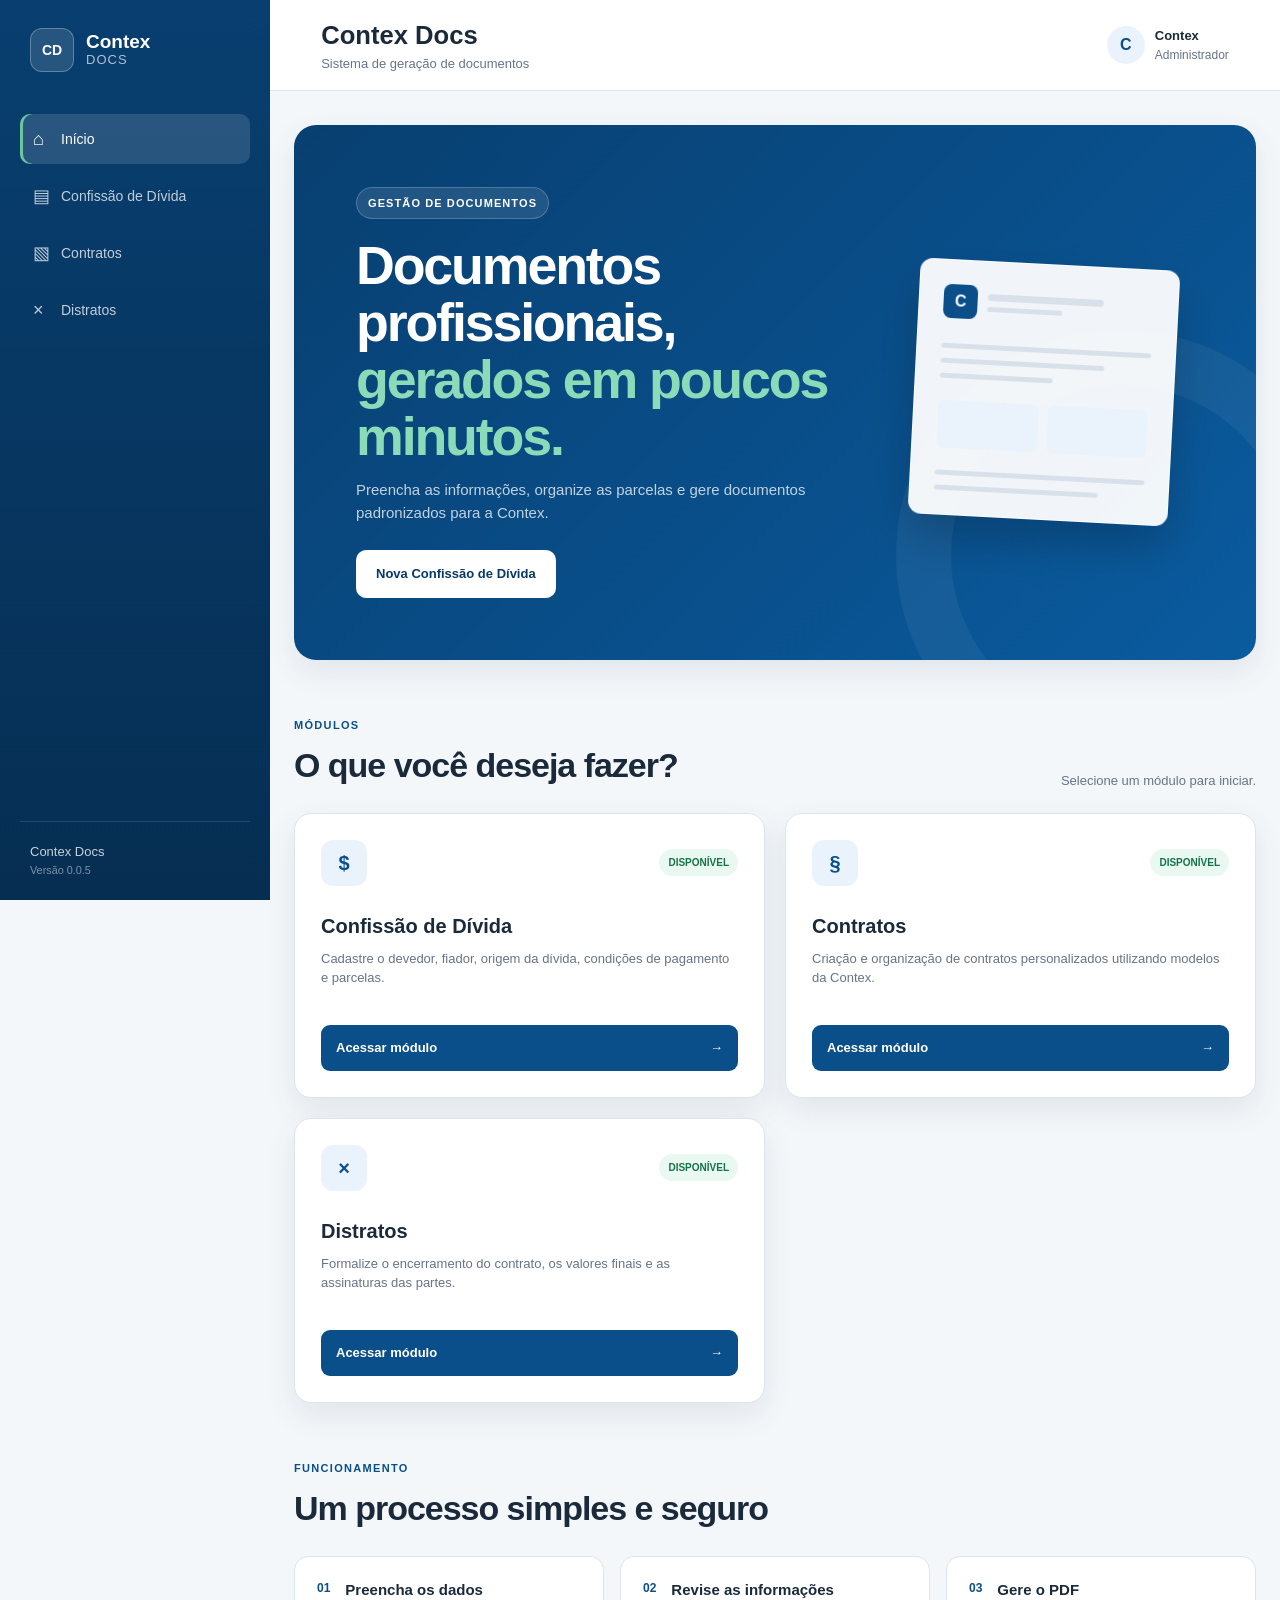
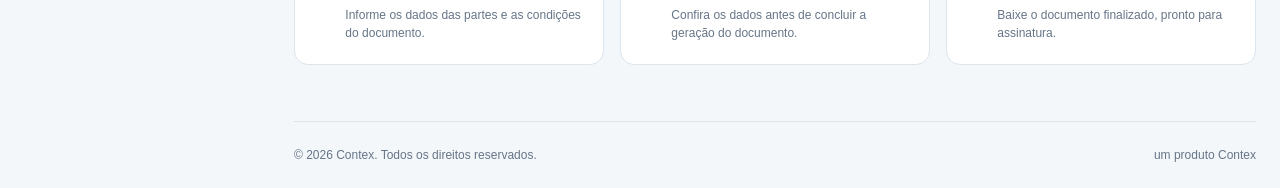
<file: index.html>
<!DOCTYPE html>
<html lang="pt-BR">

<head>
    <meta charset="UTF-8">

    <meta
        name="viewport"
        content="width=device-width, initial-scale=1.0"
    >

    <meta
        name="description"
        content="Contex Docs — Sistema de geração e gestão de documentos."
    >

    <title>Contex Docs</title>

    <link rel="stylesheet" href="css/style.css">
</head>

<body>

    <div class="app-container">

        <!-- Menu lateral -->
        <aside class="sidebar">

            <div class="sidebar-brand">

                <div class="brand-icon">
                    CD
                </div>

                <div class="brand-text">
                    <strong>Contex</strong>
                    <span>Docs</span>
                </div>

            </div>

            <nav class="sidebar-menu" aria-label="Menu principal">

                <a href="index.html" class="menu-item active">
                    <span class="menu-icon">⌂</span>
                    <span>Início</span>
                </a>

                <a href="pages/confissao.html" class="menu-item">
                    <span class="menu-icon">▤</span>
                    <span>Confissão de Dívida</span>
                </a>

                <a href="pages/contratos.html" class="menu-item">
                    <span class="menu-icon">▧</span>
                    <span>Contratos</span>
                </a>

                <a href="pages/distrato.html" class="menu-item">
                    <span class="menu-icon">×</span>
                    <span>Distratos</span>
                </a>

            </nav>

            <div class="sidebar-footer">
                <span>Contex Docs</span>
                <small>Versão 0.0.5</small>
            </div>

        </aside>

        <!-- Área principal -->
        <div class="main-wrapper">

            <!-- Cabeçalho -->
            <header class="topbar">

                <div class="topbar-title">
                    <h1>Contex Docs</h1>
                    <p>Sistema de geração de documentos</p>
                </div>

                <div class="topbar-user">

                    <div class="user-avatar">
                        C
                    </div>

                    <div class="user-info">
                        <strong>Contex</strong>
                        <span>Administrador</span>
                    </div>

                </div>

            </header>

            <!-- Conteúdo -->
            <main class="main-content">

                <!-- Apresentação -->
                <section class="hero-section">

                    <div class="hero-content">

                        <span class="hero-tag">
                            Gestão de documentos
                        </span>

                        <h2>
                            Documentos profissionais,
                            <span>gerados em poucos minutos.</span>
                        </h2>

                        <p>
                            Preencha as informações, organize as parcelas e
                            gere documentos padronizados para a Contex.
                        </p>

                        <button
                            type="button"
                            class="primary-button"
                            id="btnNovaConfissao"
                        >
                            Nova Confissão de Dívida
                        </button>

                    </div>

                    <div class="hero-visual" aria-hidden="true">

                        <div class="document-preview">

                            <div class="preview-header">
                                <div class="preview-logo">C</div>

                                <div class="preview-title">
                                    <span></span>
                                    <small></small>
                                </div>
                            </div>

                            <div class="preview-line long"></div>
                            <div class="preview-line medium"></div>
                            <div class="preview-line short"></div>

                            <div class="preview-boxes">
                                <div></div>
                                <div></div>
                            </div>

                            <div class="preview-line long"></div>
                            <div class="preview-line medium"></div>

                        </div>

                    </div>

                </section>

                <!-- Módulos -->
                <section class="modules-section">

                    <div class="section-heading">

                        <div>
                            <span class="section-label">Módulos</span>
                            <h2>O que você deseja fazer?</h2>
                        </div>

                        <p>
                            Selecione um módulo para iniciar.
                        </p>

                    </div>

                    <div class="modules-grid">

                        <!-- Confissão de Dívida -->
                        <article class="module-card available">

                            <div class="module-card-header">

                                <div class="module-icon">
                                    $
                                </div>

                                <span class="status-badge status-active">
                                    Disponível
                                </span>

                            </div>

                            <div class="module-card-content">

                                <h3>Confissão de Dívida</h3>

                                <p>
                                    Cadastre o devedor, fiador, origem da dívida,
                                    condições de pagamento e parcelas.
                                </p>

                            </div>

                            <button
                                type="button"
                                class="module-button"
                                id="btnConfissao"
                            >
                                Acessar módulo
                                <span>→</span>
                            </button>

                        </article>

                        <!-- Contratos -->
                        <article class="module-card available">

                            <div class="module-card-header">

                                <div class="module-icon">
                                    §
                                </div>

                                <span class="status-badge status-active">
                                    Disponível
                                </span>

                            </div>

                            <div class="module-card-content">

                                <h3>Contratos</h3>

                                <p>
                                    Criação e organização de contratos
                                    personalizados utilizando modelos da Contex.
                                </p>

                            </div>

                            <button
                                type="button"
                                class="module-button"
                                id="btnContratos"
                            >
                                Acessar módulo
                                <span>→</span>
                            </button>

                        </article>

                        <!-- Distratos -->
                        <article class="module-card available">
                            <div class="module-card-header">
                                <div class="module-icon">×</div>
                                <span class="status-badge status-active">Disponível</span>
                            </div>

                            <div class="module-card-content">
                                <h3>Distratos</h3>
                                <p>
                                    Formalize o encerramento do contrato, os valores finais
                                    e as assinaturas das partes.
                                </p>
                            </div>

                            <button type="button" class="module-button" id="btnDistratos">
                                Acessar módulo
                                <span>→</span>
                            </button>
                        </article>

                    </div>

                </section>

                <!-- Etapas do processo -->
                <section class="process-section">

                    <div class="section-heading">

                        <div>
                            <span class="section-label">Funcionamento</span>
                            <h2>Um processo simples e seguro</h2>
                        </div>

                    </div>

                    <div class="process-grid">

                        <article class="process-card">

                            <span class="process-number">01</span>

                            <div>
                                <h3>Preencha os dados</h3>
                                <p>
                                    Informe os dados das partes e as condições
                                    do documento.
                                </p>
                            </div>

                        </article>

                        <article class="process-card">

                            <span class="process-number">02</span>

                            <div>
                                <h3>Revise as informações</h3>
                                <p>
                                    Confira os dados antes de concluir a
                                    geração do documento.
                                </p>
                            </div>

                        </article>

                        <article class="process-card">

                            <span class="process-number">03</span>

                            <div>
                                <h3>Gere o PDF</h3>
                                <p>
                                    Baixe o documento finalizado, pronto para
                                    assinatura.
                                </p>
                            </div>

                        </article>

                    </div>

                </section>

            </main>

            <!-- Rodapé -->
            <footer class="footer">
                <p>
                    © 2026 Contex. Todos os direitos reservados.
                </p>

                <span>
                    um produto Contex
                </span>
            </footer>

        </div>

    </div>

    <script src="js/app.js"></script>

</body>

</html>
</file>
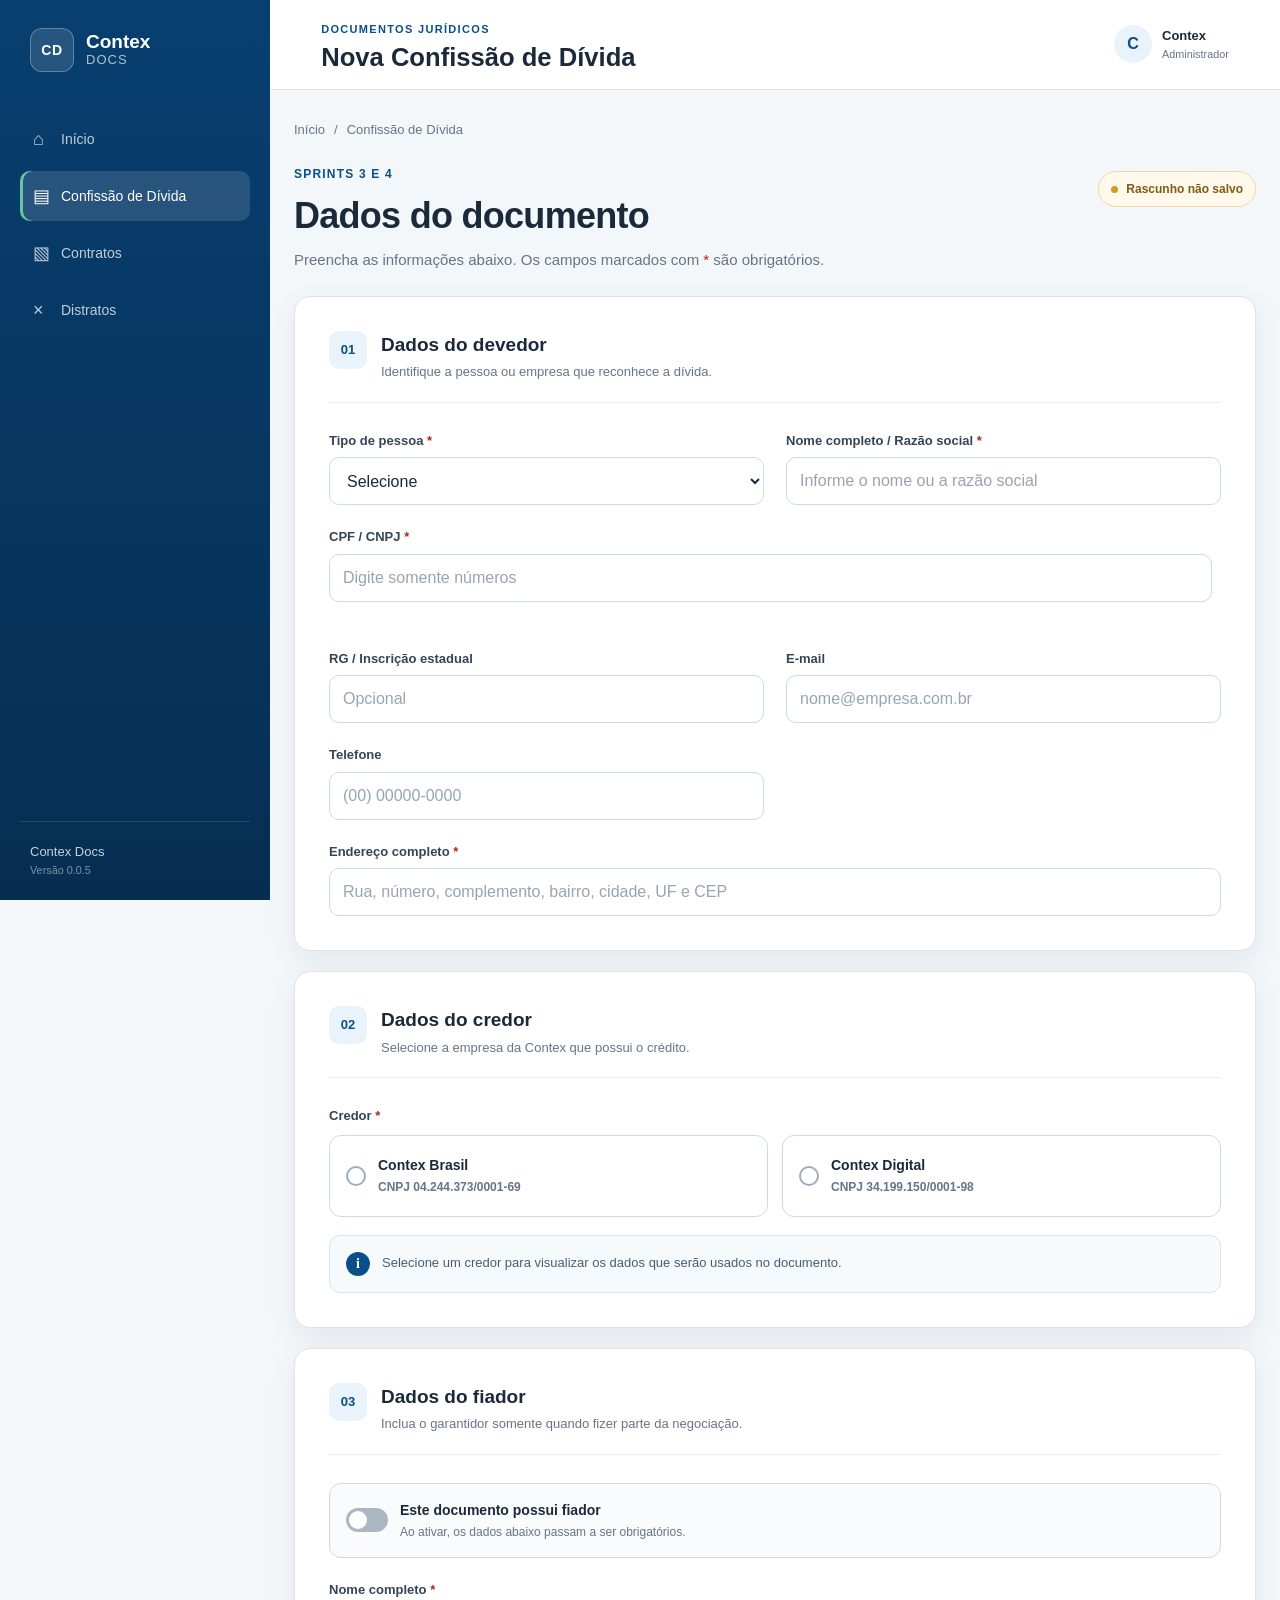
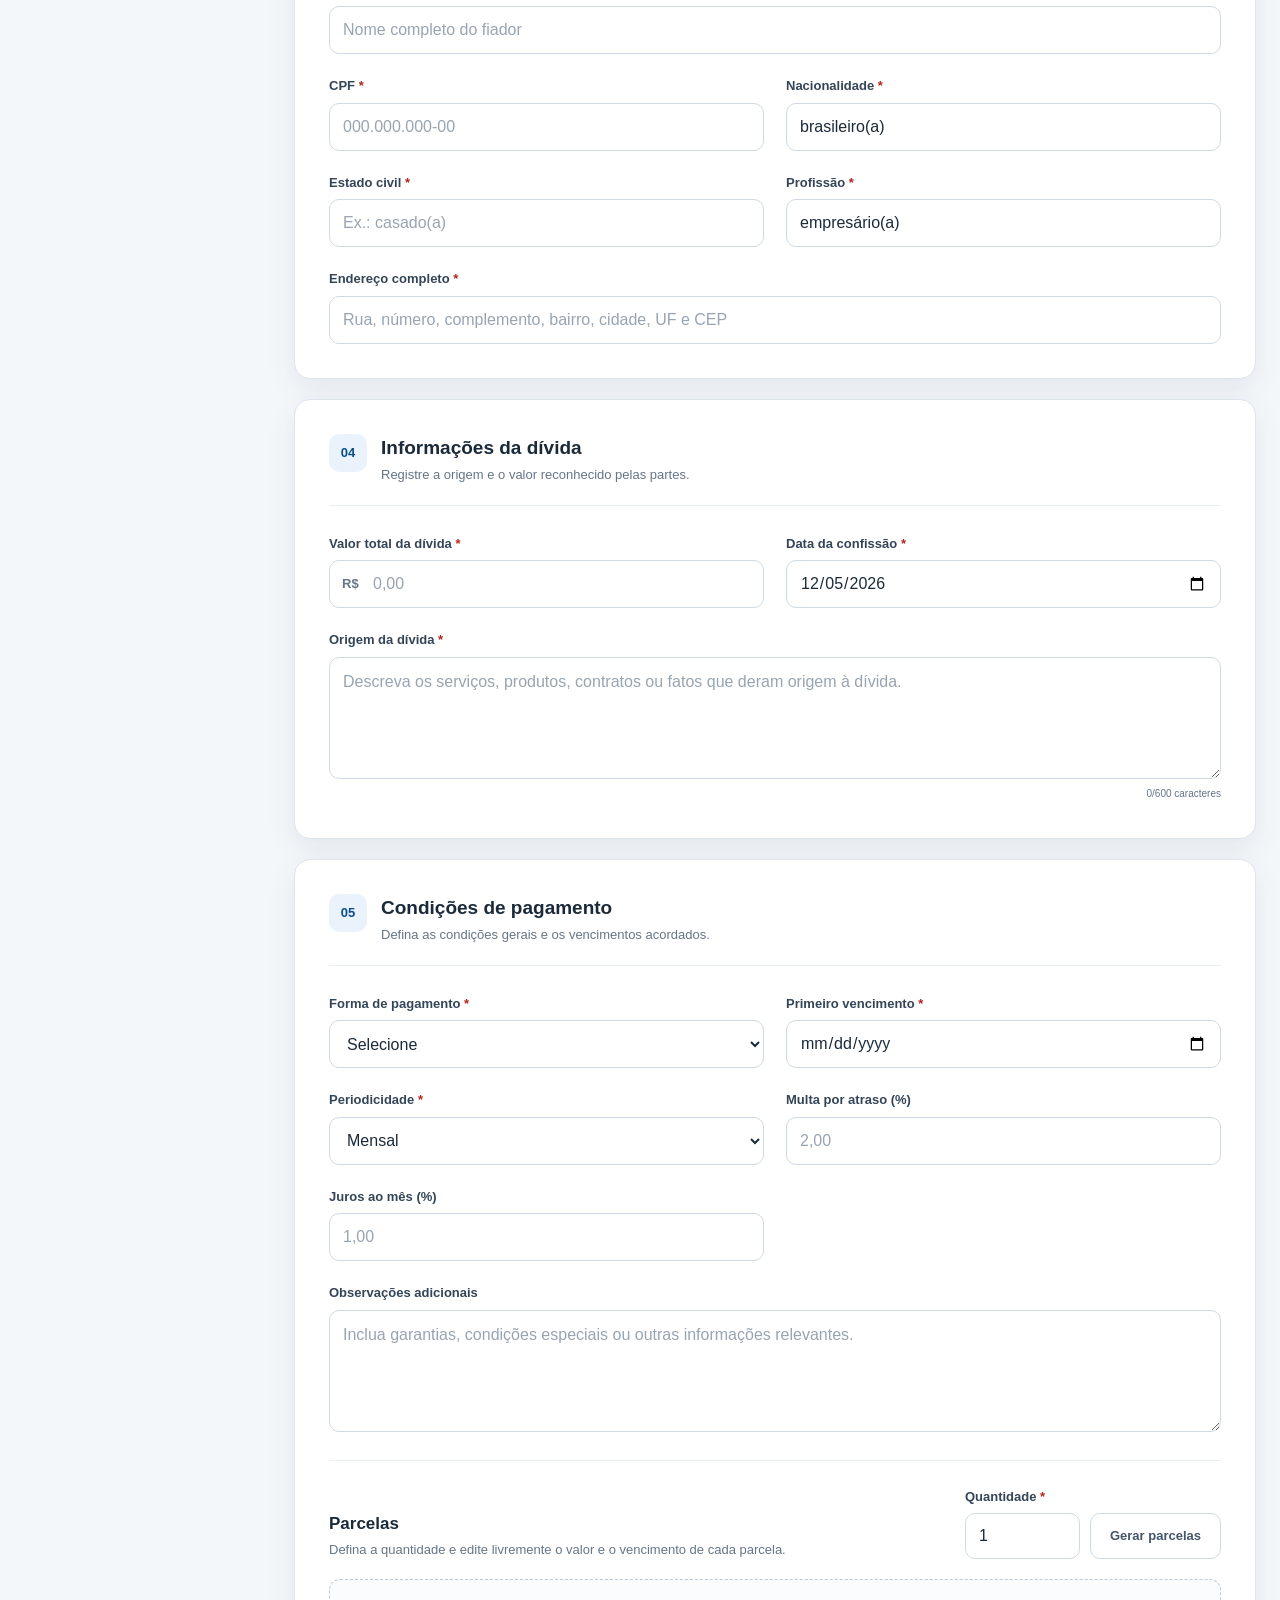
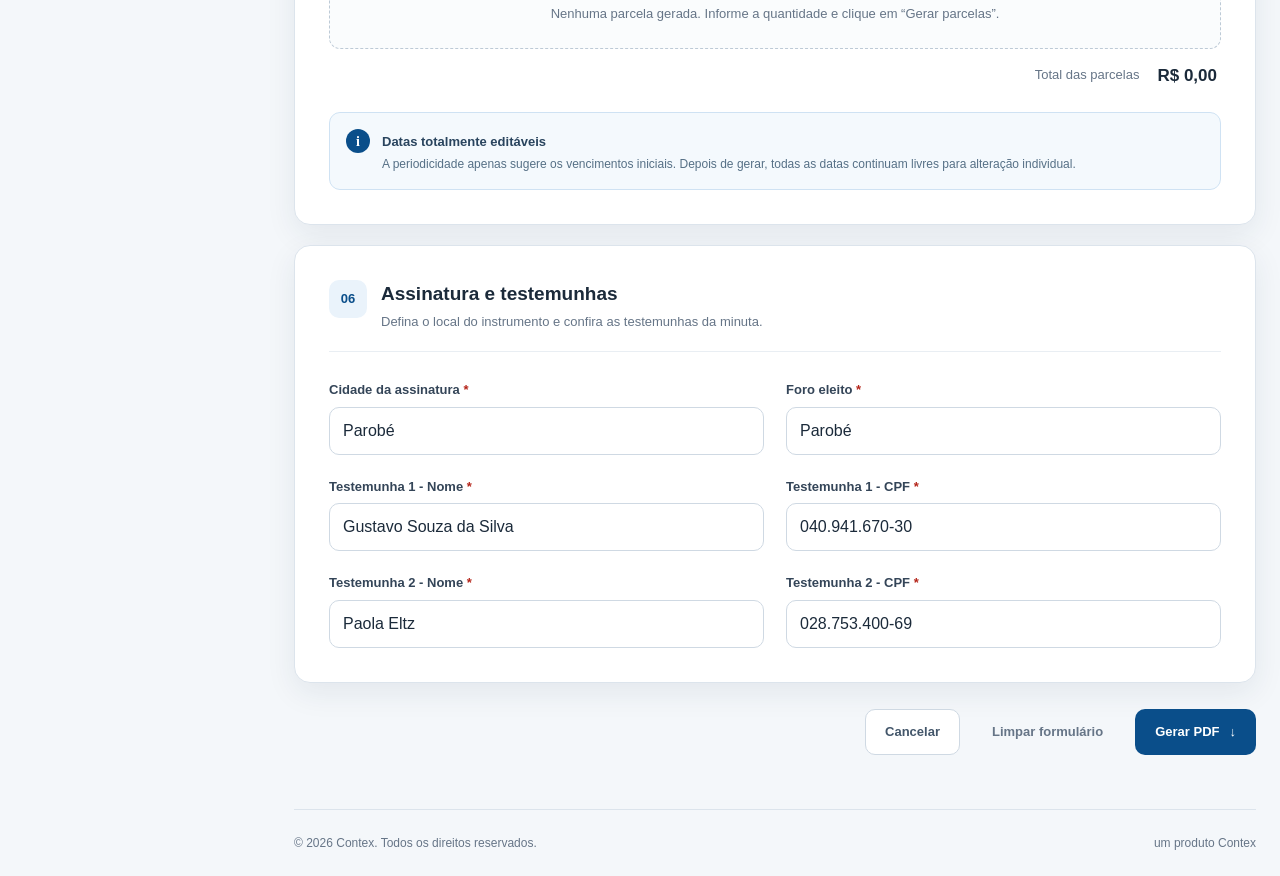
<file: pages/confissao.html>
<!DOCTYPE html>
<html lang="pt-BR">

<head>
    <meta charset="UTF-8">
    <meta name="viewport" content="width=device-width, initial-scale=1.0">
    <meta
        name="description"
        content="Formulário para elaboração de instrumentos de confissão de dívida."
    >

    <title>Nova Confissão de Dívida | Contex Docs</title>

    <link rel="stylesheet" href="../assets/css/confissao.css?v=0.0.5.1">
    <script src="../assets/js/confissao.js?v=0.0.5.1" defer></script>
</head>

<body>
    <div class="app-shell">
        <aside class="sidebar">
            <a class="brand" href="../index.html" aria-label="Ir para o início">
                <span class="brand-mark" aria-hidden="true">CD</span>
                <span class="brand-name">
                    <strong>Contex</strong>
                    <span>Docs</span>
                </span>
            </a>

            <nav class="sidebar-nav" aria-label="Menu principal">
                <a class="nav-item" href="../index.html">
                    <span class="nav-icon" aria-hidden="true">⌂</span>
                    <span>Início</span>
                </a>

                <a class="nav-item is-active" href="confissao.html" aria-current="page">
                    <span class="nav-icon" aria-hidden="true">▤</span>
                    <span>Confissão de Dívida</span>
                </a>

                <a class="nav-item" href="contratos.html">
                    <span class="nav-icon" aria-hidden="true">▧</span>
                    <span>Contratos</span>
                </a>

                <a class="nav-item" href="distrato.html">
                    <span class="nav-icon" aria-hidden="true">×</span>
                    <span>Distratos</span>
                </a>
            </nav>

            <div class="sidebar-footer">
                <span>Contex Docs</span>
                <small>Versão 0.0.5</small>
            </div>
        </aside>

        <div class="page-shell">
            <header class="topbar">
                <button
                    class="menu-toggle"
                    type="button"
                    aria-label="Abrir ou fechar menu"
                    aria-expanded="false"
                    data-js="menu-toggle"
                >
                    <span></span>
                    <span></span>
                    <span></span>
                </button>

                <div>
                    <span class="eyebrow">Documentos jurídicos</span>
                    <h1>Nova Confissão de Dívida</h1>
                </div>

                <div class="topbar-user" aria-label="Usuário atual">
                    <span class="user-avatar" aria-hidden="true">C</span>
                    <span>
                        <strong>Contex</strong>
                        <small>Administrador</small>
                    </span>
                </div>
            </header>

            <main class="main-content">
                <nav class="breadcrumb" aria-label="Navegação estrutural">
                    <a href="../index.html">Início</a>
                    <span aria-hidden="true">/</span>
                    <span>Confissão de Dívida</span>
                </nav>

                <section class="page-intro" aria-labelledby="page-title">
                    <div>
                        <span class="section-kicker">Sprints 3 e 4</span>
                        <h2 id="page-title">Dados do documento</h2>
                        <p>
                            Preencha as informações abaixo. Os campos marcados com
                            <span class="required-symbol" aria-hidden="true">*</span>
                            são obrigatórios.
                        </p>
                    </div>

                    <div class="status-chip">
                        <span aria-hidden="true"></span>
                        Rascunho não salvo
                    </div>
                </section>

                <form id="confissaoForm" novalidate>
                    <section class="form-card" aria-labelledby="devedor-title">
                        <div class="card-heading">
                            <span class="step-number" aria-hidden="true">01</span>
                            <div>
                                <h3 id="devedor-title">Dados do devedor</h3>
                                <p>Identifique a pessoa ou empresa que reconhece a dívida.</p>
                            </div>
                        </div>

                        <div class="form-grid">
                            <div class="field field-small">
                                <label for="tipoPessoa">Tipo de pessoa <span>*</span></label>
                                <select id="tipoPessoa" name="tipoPessoa" required data-js="tipo-pessoa">
                                    <option value="">Selecione</option>
                                    <option value="fisica">Pessoa física</option>
                                    <option value="juridica">Pessoa jurídica</option>
                                </select>
                                <small class="field-error">Selecione o tipo de pessoa.</small>
                            </div>

                            <div class="field field-wide">
                                <label for="nomeDevedor" data-js="label-nome">
                                    Nome completo / Razão social <span>*</span>
                                </label>
                                <input
                                    id="nomeDevedor"
                                    name="nomeDevedor"
                                    type="text"
                                    autocomplete="name"
                                    maxlength="120"
                                    placeholder="Informe o nome ou a razão social"
                                    required
                                >
                                <small class="field-error">Informe o nome do devedor.</small>
                            </div>

                            <div class="field field-full">
                                <label for="documentoDevedor" data-js="label-documento">
                                    CPF / CNPJ <span>*</span>
                                </label>
                                <div class="cnpj-lookup">
                                    <input
                                        id="documentoDevedor"
                                        name="documentoDevedor"
                                        type="text"
                                        inputmode="numeric"
                                        maxlength="18"
                                        placeholder="Digite somente números"
                                        required
                                        data-js="documento"
                                    >
                                    <button
                                        class="lookup-button"
                                        type="button"
                                        data-js="buscar-cnpj-devedor"
                                        hidden
                                    >
                                        Buscar dados
                                    </button>
                                </div>
                                <small class="field-error">Informe o CPF ou CNPJ.</small>
                                <small class="lookup-status" data-js="status-cnpj-devedor" aria-live="polite"></small>
                            </div>

                            <div class="field">
                                <label for="rgDevedor">RG / Inscrição estadual</label>
                                <input
                                    id="rgDevedor"
                                    name="rgDevedor"
                                    type="text"
                                    maxlength="30"
                                    placeholder="Opcional"
                                >
                            </div>

                            <div class="field">
                                <label for="emailDevedor">E-mail</label>
                                <input
                                    id="emailDevedor"
                                    name="emailDevedor"
                                    type="email"
                                    autocomplete="email"
                                    maxlength="120"
                                    placeholder="nome@empresa.com.br"
                                >
                                <small class="field-error">Informe um e-mail válido.</small>
                            </div>

                            <div class="field">
                                <label for="telefoneDevedor">Telefone</label>
                                <input
                                    id="telefoneDevedor"
                                    name="telefoneDevedor"
                                    type="tel"
                                    autocomplete="tel"
                                    inputmode="numeric"
                                    maxlength="15"
                                    placeholder="(00) 00000-0000"
                                    data-js="telefone"
                                >
                            </div>

                            <div class="field field-full">
                                <label for="enderecoDevedor">Endereço completo <span>*</span></label>
                                <input
                                    id="enderecoDevedor"
                                    name="enderecoDevedor"
                                    type="text"
                                    autocomplete="street-address"
                                    maxlength="180"
                                    placeholder="Rua, número, complemento, bairro, cidade, UF e CEP"
                                    required
                                >
                                <small class="field-error">Informe o endereço completo.</small>
                            </div>
                        </div>
                    </section>

                    <section class="form-card" aria-labelledby="credor-title">
                        <div class="card-heading">
                            <span class="step-number" aria-hidden="true">02</span>
                            <div>
                                <h3 id="credor-title">Dados do credor</h3>
                                <p>Selecione a empresa da Contex que possui o crédito.</p>
                            </div>
                        </div>

                        <fieldset class="creditor-selector field">
                            <legend>Credor <span>*</span></legend>

                            <div class="creditor-options">
                                <label class="creditor-option">
                                    <input
                                        type="radio"
                                        name="credorSelecionado"
                                        value="contex-brasil"
                                        required
                                    >
                                    <span class="creditor-radio" aria-hidden="true"></span>
                                    <span class="creditor-content">
                                        <strong>Contex Brasil</strong>
                                        <small>CNPJ 04.244.373/0001-69</small>
                                    </span>
                                </label>

                                <label class="creditor-option">
                                    <input
                                        type="radio"
                                        name="credorSelecionado"
                                        value="contex-digital"
                                        required
                                    >
                                    <span class="creditor-radio" aria-hidden="true"></span>
                                    <span class="creditor-content">
                                        <strong>Contex Digital</strong>
                                        <small>CNPJ 34.199.150/0001-98</small>
                                    </span>
                                </label>
                            </div>

                            <small class="field-error">Selecione uma das empresas credoras.</small>
                        </fieldset>

                        <div class="creditor-details" data-js="credor-detalhes" aria-live="polite">
                            <span class="note-icon" aria-hidden="true">i</span>
                            <p>Selecione um credor para visualizar os dados que serão usados no documento.</p>
                        </div>
                    </section>

                    <section class="form-card" aria-labelledby="fiador-title">
                        <div class="card-heading">
                            <span class="step-number" aria-hidden="true">03</span>
                            <div>
                                <h3 id="fiador-title">Dados do fiador</h3>
                                <p>Inclua o garantidor somente quando fizer parte da negociação.</p>
                            </div>
                        </div>

                        <label class="guarantor-toggle">
                            <input type="checkbox" name="possuiFiador" data-js="possui-fiador">
                            <span aria-hidden="true"></span>
                            <span>
                                <strong>Este documento possui fiador</strong>
                                <small>Ao ativar, os dados abaixo passam a ser obrigatórios.</small>
                            </span>
                        </label>

                        <div class="form-grid guarantor-fields" data-js="campos-fiador" hidden>
                            <div class="field field-full">
                                <label for="nomeFiador">Nome completo <span>*</span></label>
                                <input
                                    id="nomeFiador"
                                    name="nomeFiador"
                                    type="text"
                                    maxlength="120"
                                    placeholder="Nome completo do fiador"
                                    data-fiador-required
                                >
                                <small class="field-error">Informe o nome do fiador.</small>
                            </div>

                            <div class="field">
                                <label for="cpfFiador">CPF <span>*</span></label>
                                <input
                                    id="cpfFiador"
                                    name="cpfFiador"
                                    type="text"
                                    inputmode="numeric"
                                    maxlength="14"
                                    placeholder="000.000.000-00"
                                    data-js="documento"
                                    data-fiador-required
                                >
                                <small class="field-error">Informe o CPF do fiador.</small>
                            </div>

                            <div class="field">
                                <label for="nacionalidadeFiador">Nacionalidade <span>*</span></label>
                                <input
                                    id="nacionalidadeFiador"
                                    name="nacionalidadeFiador"
                                    type="text"
                                    value="brasileiro(a)"
                                    maxlength="60"
                                    data-fiador-required
                                >
                                <small class="field-error">Informe a nacionalidade.</small>
                            </div>

                            <div class="field">
                                <label for="estadoCivilFiador">Estado civil <span>*</span></label>
                                <input
                                    id="estadoCivilFiador"
                                    name="estadoCivilFiador"
                                    type="text"
                                    maxlength="60"
                                    placeholder="Ex.: casado(a)"
                                    data-fiador-required
                                >
                                <small class="field-error">Informe o estado civil.</small>
                            </div>

                            <div class="field">
                                <label for="profissaoFiador">Profissão <span>*</span></label>
                                <input
                                    id="profissaoFiador"
                                    name="profissaoFiador"
                                    type="text"
                                    value="empresário(a)"
                                    maxlength="80"
                                    data-fiador-required
                                >
                                <small class="field-error">Informe a profissão.</small>
                            </div>

                            <div class="field field-full">
                                <label for="enderecoFiador">Endereço completo <span>*</span></label>
                                <input
                                    id="enderecoFiador"
                                    name="enderecoFiador"
                                    type="text"
                                    maxlength="180"
                                    placeholder="Rua, número, complemento, bairro, cidade, UF e CEP"
                                    data-fiador-required
                                >
                                <small class="field-error">Informe o endereço completo.</small>
                            </div>
                        </div>
                    </section>

                    <section class="form-card" aria-labelledby="divida-title">
                        <div class="card-heading">
                            <span class="step-number" aria-hidden="true">04</span>
                            <div>
                                <h3 id="divida-title">Informações da dívida</h3>
                                <p>Registre a origem e o valor reconhecido pelas partes.</p>
                            </div>
                        </div>

                        <div class="form-grid">
                            <div class="field">
                                <label for="valorDivida">Valor total da dívida <span>*</span></label>
                                <div class="input-prefix">
                                    <span aria-hidden="true">R$</span>
                                    <input
                                        id="valorDivida"
                                        name="valorDivida"
                                        type="text"
                                        inputmode="numeric"
                                        placeholder="0,00"
                                        required
                                        data-js="moeda"
                                    >
                                </div>
                                <small class="field-error">Informe o valor total da dívida.</small>
                            </div>

                            <div class="field">
                                <label for="dataConfissao">Data da confissão <span>*</span></label>
                                <input
                                    id="dataConfissao"
                                    name="dataConfissao"
                                    type="date"
                                    required
                                    data-js="data-confissao"
                                >
                                <small class="field-error">Informe a data da confissão.</small>
                            </div>

                            <div class="field field-full">
                                <label for="origemDivida">Origem da dívida <span>*</span></label>
                                <textarea
                                    id="origemDivida"
                                    name="origemDivida"
                                    rows="4"
                                    maxlength="600"
                                    placeholder="Descreva os serviços, produtos, contratos ou fatos que deram origem à dívida."
                                    required
                                ></textarea>
                                <div class="field-meta">
                                    <small class="field-error">Descreva a origem da dívida.</small>
                                    <small><span data-js="contador-origem">0</span>/600 caracteres</small>
                                </div>
                            </div>
                        </div>
                    </section>

                    <section class="form-card" aria-labelledby="pagamento-title">
                        <div class="card-heading">
                            <span class="step-number" aria-hidden="true">05</span>
                            <div>
                                <h3 id="pagamento-title">Condições de pagamento</h3>
                                <p>Defina as condições gerais e os vencimentos acordados.</p>
                            </div>
                        </div>

                        <div class="form-grid">
                            <div class="field">
                                <label for="formaPagamento">Forma de pagamento <span>*</span></label>
                                <select id="formaPagamento" name="formaPagamento" required>
                                    <option value="">Selecione</option>
                                    <option value="pix">PIX</option>
                                    <option value="boleto">Boleto bancário</option>
                                    <option value="transferencia">Transferência bancária</option>
                                    <option value="outro">Outra</option>
                                </select>
                                <small class="field-error">Selecione a forma de pagamento.</small>
                            </div>

                            <div class="field">
                                <label for="primeiroVencimento">Primeiro vencimento <span>*</span></label>
                                <input
                                    id="primeiroVencimento"
                                    name="primeiroVencimento"
                                    type="date"
                                    required
                                >
                                <small class="field-error">Informe o primeiro vencimento.</small>
                            </div>

                            <div class="field">
                                <label for="periodicidadeParcelas">Periodicidade <span>*</span></label>
                                <select
                                    id="periodicidadeParcelas"
                                    name="periodicidadeParcelas"
                                    required
                                    data-js="periodicidade-parcelas"
                                >
                                    <option value="mensal">Mensal</option>
                                    <option value="quinzenal">Quinzenal</option>
                                    <option value="semanal">Semanal</option>
                                    <option value="diaria">Diária</option>
                                    <option value="personalizada">Datas personalizadas</option>
                                </select>
                                <small class="field-error">Selecione a periodicidade.</small>
                            </div>

                            <div class="field">
                                <label for="multa">Multa por atraso (%)</label>
                                <input
                                    id="multa"
                                    name="multa"
                                    type="number"
                                    inputmode="decimal"
                                    min="0"
                                    max="100"
                                    step="0.01"
                                    placeholder="2,00"
                                >
                            </div>

                            <div class="field">
                                <label for="juros">Juros ao mês (%)</label>
                                <input
                                    id="juros"
                                    name="juros"
                                    type="number"
                                    inputmode="decimal"
                                    min="0"
                                    max="100"
                                    step="0.01"
                                    placeholder="1,00"
                                >
                            </div>

                            <div class="field field-full">
                                <label for="observacoes">Observações adicionais</label>
                                <textarea
                                    id="observacoes"
                                    name="observacoes"
                                    rows="4"
                                    maxlength="800"
                                    placeholder="Inclua garantias, condições especiais ou outras informações relevantes."
                                ></textarea>
                            </div>
                        </div>

                        <div class="installments-builder">
                            <div class="installments-toolbar">
                                <div>
                                    <h4>Parcelas</h4>
                                    <p>Defina a quantidade e edite livremente o valor e o vencimento de cada parcela.</p>
                                </div>

                                <div class="installments-controls">
                                    <div class="field quantity-field">
                                        <label for="quantidadeParcelas">Quantidade <span>*</span></label>
                                        <input
                                            id="quantidadeParcelas"
                                            name="quantidadeParcelas"
                                            type="number"
                                            inputmode="numeric"
                                            min="1"
                                            max="60"
                                            value="1"
                                            required
                                        >
                                        <small class="field-error">Informe de 1 a 60 parcelas.</small>
                                    </div>

                                    <button class="button button-secondary" type="button" data-js="gerar-parcelas">
                                        Gerar parcelas
                                    </button>
                                </div>
                            </div>

                            <div class="installments-empty" data-js="parcelas-vazio">
                                Nenhuma parcela gerada. Informe a quantidade e clique em “Gerar parcelas”.
                            </div>

                            <div class="installments-table-wrapper" data-js="parcelas-tabela" hidden>
                                <table class="installments-table">
                                    <thead>
                                        <tr>
                                            <th scope="col">Parcela</th>
                                            <th scope="col">Vencimento</th>
                                            <th scope="col">Valor</th>
                                            <th scope="col"><span class="sr-only">Ações</span></th>
                                        </tr>
                                    </thead>
                                    <tbody data-js="parcelas-corpo"></tbody>
                                </table>
                            </div>

                            <div class="installments-summary" data-js="parcelas-resumo" hidden>
                                <span>
                                    Total das parcelas
                                    <small data-js="diferenca-parcelas"></small>
                                </span>
                                <strong data-js="total-parcelas">R$ 0,00</strong>
                            </div>

                            <div class="next-sprint-note" role="note">
                                <span class="note-icon" aria-hidden="true">i</span>
                                <div>
                                    <strong>Datas totalmente editáveis</strong>
                                    <p>
                                        A periodicidade apenas sugere os vencimentos iniciais. Depois de gerar,
                                        todas as datas continuam livres para alteração individual.
                                    </p>
                                </div>
                            </div>
                        </div>
                    </section>

                    <section class="form-card" aria-labelledby="assinaturas-title">
                        <div class="card-heading">
                            <span class="step-number" aria-hidden="true">06</span>
                            <div>
                                <h3 id="assinaturas-title">Assinatura e testemunhas</h3>
                                <p>Defina o local do instrumento e confira as testemunhas da minuta.</p>
                            </div>
                        </div>

                        <div class="form-grid">
                            <div class="field">
                                <label for="cidadeDocumento">Cidade da assinatura <span>*</span></label>
                                <input
                                    id="cidadeDocumento"
                                    name="cidadeDocumento"
                                    type="text"
                                    value="Parobé"
                                    maxlength="80"
                                    required
                                >
                                <small class="field-error">Informe a cidade da assinatura.</small>
                            </div>

                            <div class="field">
                                <label for="foroDocumento">Foro eleito <span>*</span></label>
                                <input
                                    id="foroDocumento"
                                    name="foroDocumento"
                                    type="text"
                                    value="Parobé"
                                    maxlength="80"
                                    required
                                >
                                <small class="field-error">Informe o foro eleito.</small>
                            </div>

                            <div class="field">
                                <label for="testemunha1Nome">Testemunha 1 - Nome <span>*</span></label>
                                <input
                                    id="testemunha1Nome"
                                    name="testemunha1Nome"
                                    type="text"
                                    value="Gustavo Souza da Silva"
                                    maxlength="120"
                                    required
                                >
                                <small class="field-error">Informe o nome da primeira testemunha.</small>
                            </div>

                            <div class="field">
                                <label for="testemunha1Cpf">Testemunha 1 - CPF <span>*</span></label>
                                <input
                                    id="testemunha1Cpf"
                                    name="testemunha1Cpf"
                                    type="text"
                                    inputmode="numeric"
                                    value="040.941.670-30"
                                    maxlength="14"
                                    required
                                    data-js="documento"
                                >
                                <small class="field-error">Informe o CPF da primeira testemunha.</small>
                            </div>

                            <div class="field">
                                <label for="testemunha2Nome">Testemunha 2 - Nome <span>*</span></label>
                                <input
                                    id="testemunha2Nome"
                                    name="testemunha2Nome"
                                    type="text"
                                    value="Paola Eltz"
                                    maxlength="120"
                                    required
                                >
                                <small class="field-error">Informe o nome da segunda testemunha.</small>
                            </div>

                            <div class="field">
                                <label for="testemunha2Cpf">Testemunha 2 - CPF <span>*</span></label>
                                <input
                                    id="testemunha2Cpf"
                                    name="testemunha2Cpf"
                                    type="text"
                                    inputmode="numeric"
                                    value="028.753.400-69"
                                    maxlength="14"
                                    required
                                    data-js="documento"
                                >
                                <small class="field-error">Informe o CPF da segunda testemunha.</small>
                            </div>
                        </div>
                    </section>

                    <div class="form-feedback" role="status" aria-live="polite" data-js="feedback"></div>

                    <div class="form-actions">
                        <a class="button button-secondary" href="../index.html">Cancelar</a>
                        <button class="button button-ghost" type="reset">Limpar formulário</button>
                        <button class="button button-primary" type="submit">
                            Gerar PDF
                            <span aria-hidden="true">↓</span>
                        </button>
                    </div>
                </form>
            </main>

            <footer class="page-footer">
                <p>© <span data-js="ano-atual"></span> Contex. Todos os direitos reservados.</p>
                <span>um produto Contex</span>
            </footer>
        </div>
    </div>

    <div class="sidebar-overlay" data-js="sidebar-overlay"></div>
</body>

</html>
</file>
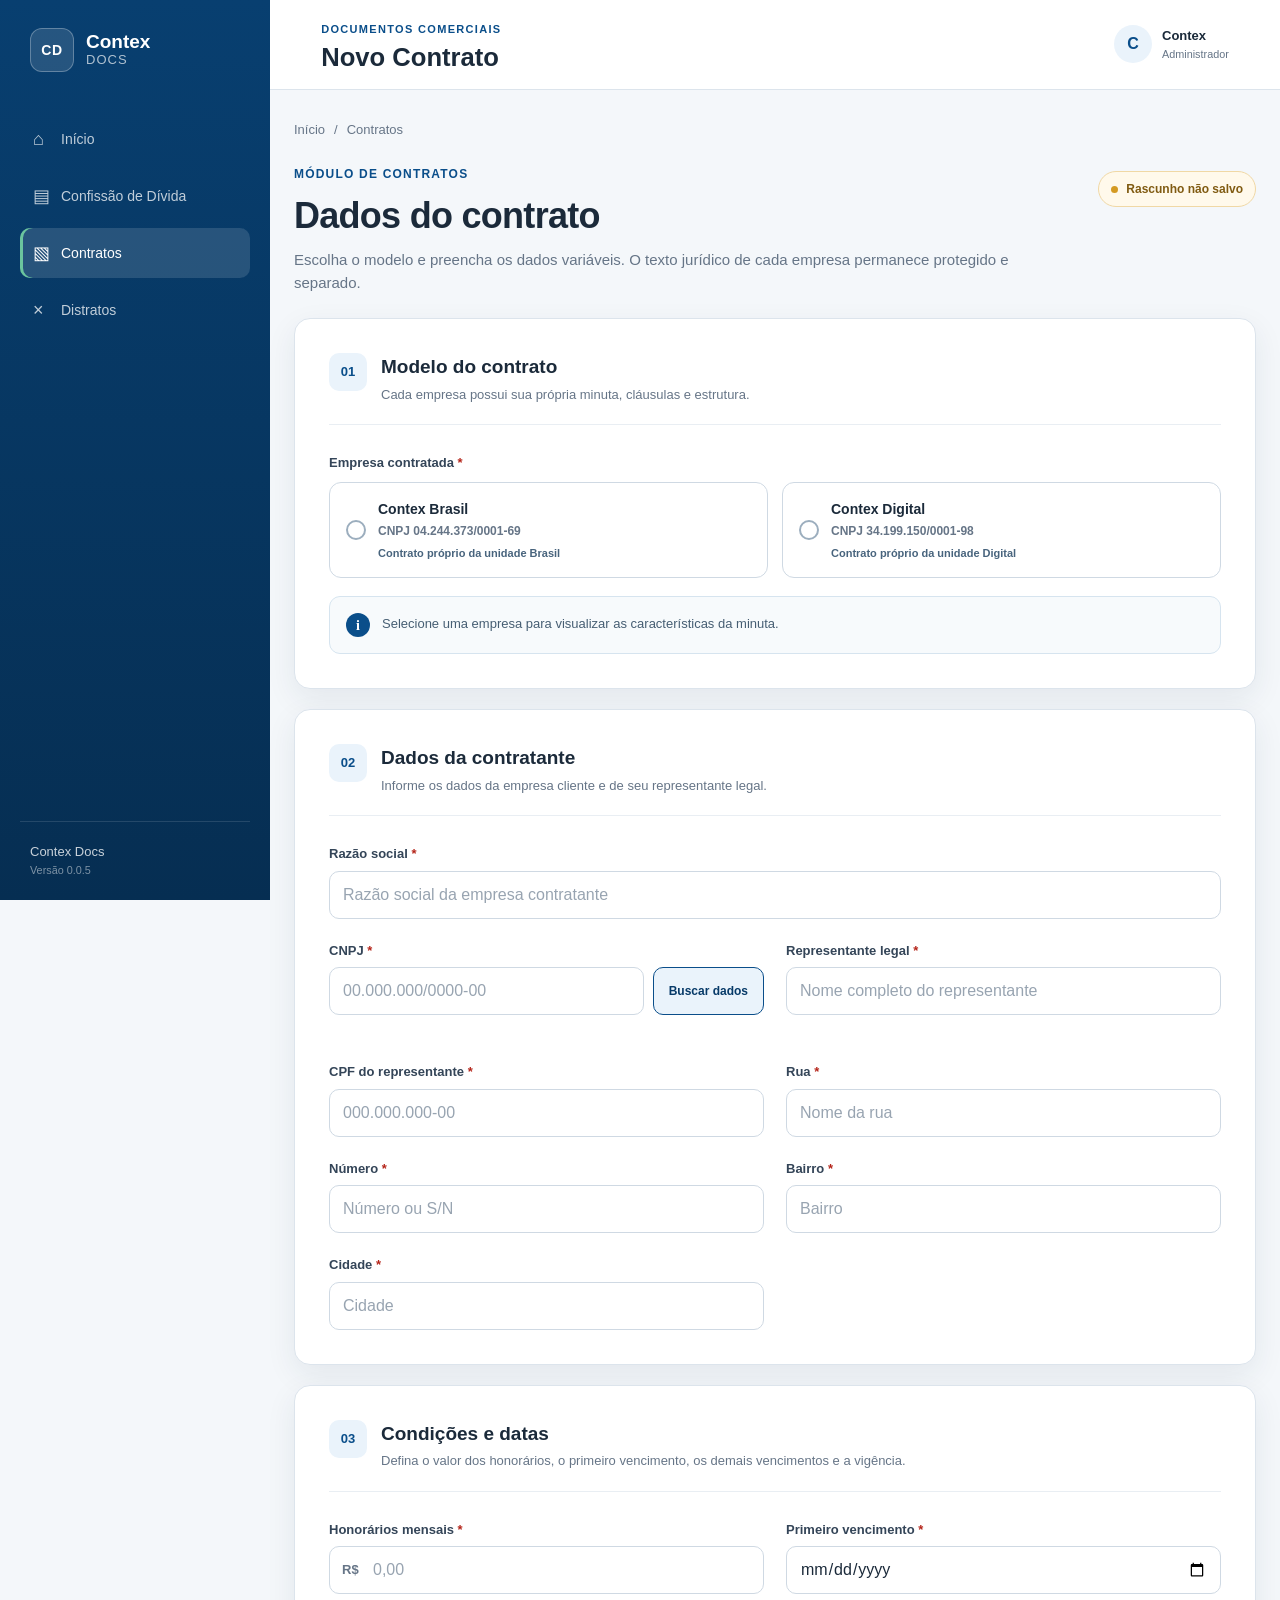
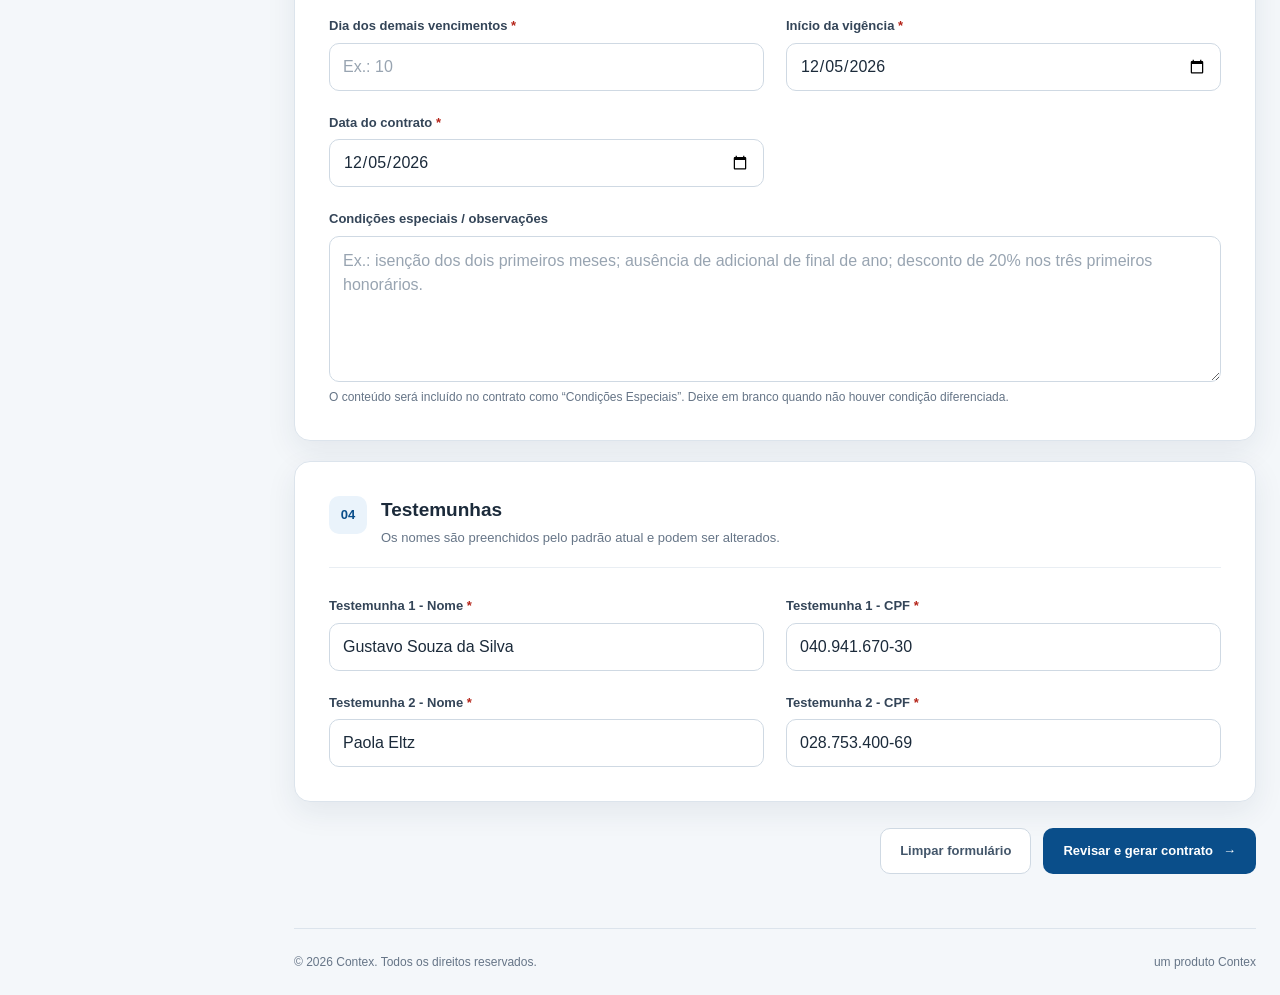
<file: pages/contratos.html>
<!DOCTYPE html>
<html lang="pt-BR">

<head>
    <meta charset="UTF-8">
    <meta name="viewport" content="width=device-width, initial-scale=1.0">
    <meta
        name="description"
        content="Formulário para geração dos contratos de prestação de serviços da Contex Brasil e Contex Digital."
    >

    <title>Novo Contrato | Contex Docs</title>

    <link rel="stylesheet" href="../assets/css/contratos.css?v=0.0.5.1">
    <script src="../assets/js/contratos-modelos.js?v=0.0.5.1" defer></script>
    <script src="../assets/js/contratos.js?v=0.0.5.2" defer></script>
</head>

<body>
    <div class="app-shell">
        <aside class="sidebar">
            <a class="brand" href="../index.html" aria-label="Ir para o início">
                <span class="brand-mark" aria-hidden="true">CD</span>
                <span class="brand-name">
                    <strong>Contex</strong>
                    <span>Docs</span>
                </span>
            </a>

            <nav class="sidebar-nav" aria-label="Menu principal">
                <a class="nav-item" href="../index.html">
                    <span class="nav-icon" aria-hidden="true">⌂</span>
                    <span>Início</span>
                </a>

                <a class="nav-item" href="confissao.html">
                    <span class="nav-icon" aria-hidden="true">▤</span>
                    <span>Confissão de Dívida</span>
                </a>

                <a class="nav-item is-active" href="contratos.html" aria-current="page">
                    <span class="nav-icon" aria-hidden="true">▧</span>
                    <span>Contratos</span>
                </a>

                <a class="nav-item" href="distrato.html">
                    <span class="nav-icon" aria-hidden="true">×</span>
                    <span>Distratos</span>
                </a>
            </nav>

            <div class="sidebar-footer">
                <span>Contex Docs</span>
                <small>Versão 0.0.5</small>
            </div>
        </aside>

        <div class="page-shell">
            <header class="topbar">
                <button
                    class="menu-toggle"
                    type="button"
                    aria-label="Abrir ou fechar menu"
                    aria-expanded="false"
                    data-js="menu-toggle"
                >
                    <span></span>
                    <span></span>
                    <span></span>
                </button>

                <div>
                    <span class="eyebrow">Documentos comerciais</span>
                    <h1>Novo Contrato</h1>
                </div>

                <div class="topbar-user" aria-label="Usuário atual">
                    <span class="user-avatar" aria-hidden="true">C</span>
                    <span>
                        <strong>Contex</strong>
                        <small>Administrador</small>
                    </span>
                </div>
            </header>

            <main class="main-content">
                <nav class="breadcrumb" aria-label="Navegação estrutural">
                    <a href="../index.html">Início</a>
                    <span aria-hidden="true">/</span>
                    <span>Contratos</span>
                </nav>

                <section class="page-intro" aria-labelledby="page-title">
                    <div>
                        <span class="section-kicker">Módulo de contratos</span>
                        <h2 id="page-title">Dados do contrato</h2>
                        <p>
                            Escolha o modelo e preencha os dados variáveis. O texto jurídico de cada
                            empresa permanece protegido e separado.
                        </p>
                    </div>

                    <div class="status-chip">
                        <span aria-hidden="true"></span>
                        Rascunho não salvo
                    </div>
                </section>

                <form id="contratoForm" novalidate>
                    <section class="form-card" aria-labelledby="modelo-title">
                        <div class="card-heading">
                            <span class="step-number" aria-hidden="true">01</span>
                            <div>
                                <h3 id="modelo-title">Modelo do contrato</h3>
                                <p>Cada empresa possui sua própria minuta, cláusulas e estrutura.</p>
                            </div>
                        </div>

                        <fieldset class="model-selector field">
                            <legend>Empresa contratada <span>*</span></legend>

                            <div class="model-options">
                                <label class="model-option">
                                    <input
                                        type="radio"
                                        name="modeloContrato"
                                        value="brasil"
                                        required
                                    >
                                    <span class="model-radio" aria-hidden="true"></span>
                                    <span class="model-content">
                                        <strong>Contex Brasil</strong>
                                        <small>CNPJ 04.244.373/0001-69</small>
                                        <em>Contrato próprio da unidade Brasil</em>
                                    </span>
                                </label>

                                <label class="model-option">
                                    <input
                                        type="radio"
                                        name="modeloContrato"
                                        value="digital"
                                        required
                                    >
                                    <span class="model-radio" aria-hidden="true"></span>
                                    <span class="model-content">
                                        <strong>Contex Digital</strong>
                                        <small>CNPJ 34.199.150/0001-98</small>
                                        <em>Contrato próprio da unidade Digital</em>
                                    </span>
                                </label>
                            </div>

                            <small class="field-error">Selecione o modelo do contrato.</small>
                        </fieldset>

                        <div class="model-details" data-js="modelo-detalhes" aria-live="polite">
                            <span class="note-icon" aria-hidden="true">i</span>
                            <p>Selecione uma empresa para visualizar as características da minuta.</p>
                        </div>
                    </section>

                    <section class="form-card" aria-labelledby="contratante-title">
                        <div class="card-heading">
                            <span class="step-number" aria-hidden="true">02</span>
                            <div>
                                <h3 id="contratante-title">Dados da contratante</h3>
                                <p>Informe os dados da empresa cliente e de seu representante legal.</p>
                            </div>
                        </div>

                        <div class="form-grid">
                            <div class="field field-full">
                                <label for="nomeEmpresa">Razão social <span>*</span></label>
                                <input
                                    id="nomeEmpresa"
                                    name="nomeEmpresa"
                                    type="text"
                                    maxlength="150"
                                    placeholder="Razão social da empresa contratante"
                                    required
                                >
                                <small class="field-error">Informe a razão social.</small>
                            </div>

                            <div class="field">
                                <label for="cnpjEmpresa">CNPJ <span>*</span></label>
                                <div class="cnpj-lookup">
                                    <input
                                        id="cnpjEmpresa"
                                        name="cnpjEmpresa"
                                        type="text"
                                        inputmode="numeric"
                                        maxlength="18"
                                        placeholder="00.000.000/0000-00"
                                        required
                                        data-js="cnpj"
                                    >
                                    <button class="lookup-button" type="button" data-js="buscar-cnpj">
                                        Buscar dados
                                    </button>
                                </div>
                                <small class="field-error">Informe o CNPJ.</small>
                                <small class="lookup-status" data-js="status-cnpj" aria-live="polite"></small>
                            </div>

                            <div class="field">
                                <label for="nomeSocio">Representante legal <span>*</span></label>
                                <input
                                    id="nomeSocio"
                                    name="nomeSocio"
                                    type="text"
                                    maxlength="120"
                                    placeholder="Nome completo do representante"
                                    required
                                >
                                <small class="field-error">Informe o representante legal.</small>
                            </div>

                            <div class="field">
                                <label for="cpfSocio">CPF do representante <span>*</span></label>
                                <input
                                    id="cpfSocio"
                                    name="cpfSocio"
                                    type="text"
                                    inputmode="numeric"
                                    maxlength="14"
                                    placeholder="000.000.000-00"
                                    required
                                    data-js="cpf"
                                >
                                <small class="field-error">Informe o CPF do representante.</small>
                            </div>

                            <div class="field">
                                <label for="ruaEmpresa">Rua <span>*</span></label>
                                <input
                                    id="ruaEmpresa"
                                    name="ruaEmpresa"
                                    type="text"
                                    maxlength="120"
                                    placeholder="Nome da rua"
                                    required
                                >
                                <small class="field-error">Informe a rua.</small>
                            </div>

                            <div class="field field-small">
                                <label for="numeroEmpresa">Número <span>*</span></label>
                                <input
                                    id="numeroEmpresa"
                                    name="numeroEmpresa"
                                    type="text"
                                    maxlength="20"
                                    placeholder="Número ou S/N"
                                    required
                                >
                                <small class="field-error">Informe o número.</small>
                            </div>

                            <div class="field">
                                <label for="bairroEmpresa">Bairro <span>*</span></label>
                                <input
                                    id="bairroEmpresa"
                                    name="bairroEmpresa"
                                    type="text"
                                    maxlength="80"
                                    placeholder="Bairro"
                                    required
                                >
                                <small class="field-error">Informe o bairro.</small>
                            </div>

                            <div class="field">
                                <label for="cidadeEmpresa">Cidade <span>*</span></label>
                                <input
                                    id="cidadeEmpresa"
                                    name="cidadeEmpresa"
                                    type="text"
                                    maxlength="80"
                                    placeholder="Cidade"
                                    required
                                >
                                <small class="field-error">Informe a cidade.</small>
                            </div>

                            <div class="field digital-only" data-js="campo-digital" hidden>
                                <label for="estadoEmpresa">Estado <span>*</span></label>
                                <input
                                    id="estadoEmpresa"
                                    name="estadoEmpresa"
                                    type="text"
                                    maxlength="30"
                                    placeholder="Ex.: RS"
                                    data-digital-required
                                >
                                <small class="field-error">Informe o Estado.</small>
                            </div>

                            <div class="field digital-only" data-js="campo-digital" hidden>
                                <label for="cepEmpresa">CEP <span>*</span></label>
                                <input
                                    id="cepEmpresa"
                                    name="cepEmpresa"
                                    type="text"
                                    inputmode="numeric"
                                    maxlength="9"
                                    placeholder="00000-000"
                                    data-js="cep"
                                    data-digital-required
                                >
                                <small class="field-error">Informe o CEP.</small>
                            </div>
                        </div>
                    </section>

                    <section class="form-card" aria-labelledby="condicoes-title">
                        <div class="card-heading">
                            <span class="step-number" aria-hidden="true">03</span>
                            <div>
                                <h3 id="condicoes-title">Condições e datas</h3>
                                <p>Defina o valor dos honorários, o primeiro vencimento, os demais vencimentos e a vigência.</p>
                            </div>
                        </div>

                        <div class="form-grid">
                            <div class="field">
                                <label for="valorContrato">Honorários mensais <span>*</span></label>
                                <div class="input-prefix">
                                    <span aria-hidden="true">R$</span>
                                    <input
                                        id="valorContrato"
                                        name="valorContrato"
                                        type="text"
                                        inputmode="numeric"
                                        placeholder="0,00"
                                        required
                                        data-js="moeda"
                                    >
                                </div>
                                <small class="field-error">Informe o valor dos honorários.</small>
                            </div>

                            <div class="field">
                                <label for="primeiroVencimento">Primeiro vencimento <span>*</span></label>
                                <input
                                    id="primeiroVencimento"
                                    name="primeiroVencimento"
                                    type="date"
                                    required
                                >
                                <small class="field-error">Informe a data do primeiro vencimento.</small>
                            </div>

                            <div class="field">
                                <label for="diaVencimento">Dia dos demais vencimentos <span>*</span></label>
                                <input
                                    id="diaVencimento"
                                    name="diaVencimento"
                                    type="number"
                                    inputmode="numeric"
                                    min="1"
                                    max="31"
                                    placeholder="Ex.: 10"
                                    required
                                >
                                <small class="field-error">Informe um dia entre 1 e 31.</small>
                            </div>

                            <div class="field">
                                <label for="inicioContrato">Início da vigência <span>*</span></label>
                                <input
                                    id="inicioContrato"
                                    name="inicioContrato"
                                    type="date"
                                    required
                                >
                                <small class="field-error">Informe o início da vigência.</small>
                            </div>

                            <div class="field">
                                <label for="dataContrato">Data do contrato <span>*</span></label>
                                <input
                                    id="dataContrato"
                                    name="dataContrato"
                                    type="date"
                                    required
                                >
                                <small class="field-error">Informe a data do contrato.</small>
                            </div>

                            <div class="field field-full">
                                <label for="observacoesContrato">Condições especiais / observações</label>
                                <textarea
                                    id="observacoesContrato"
                                    name="observacoesContrato"
                                    rows="5"
                                    maxlength="1800"
                                    placeholder="Ex.: isenção dos dois primeiros meses; ausência de adicional de final de ano; desconto de 20% nos três primeiros honorários."
                                ></textarea>
                                <small class="field-hint">
                                    O conteúdo será incluído no contrato como “Condições Especiais”. Deixe em branco quando não houver condição diferenciada.
                                </small>
                            </div>
                        </div>
                    </section>

                    <section class="form-card" aria-labelledby="testemunhas-title">
                        <div class="card-heading">
                            <span class="step-number" aria-hidden="true">04</span>
                            <div>
                                <h3 id="testemunhas-title">Testemunhas</h3>
                                <p>Os nomes são preenchidos pelo padrão atual e podem ser alterados.</p>
                            </div>
                        </div>

                        <div class="form-grid">
                            <div class="field">
                                <label for="testemunha1Nome">Testemunha 1 - Nome <span>*</span></label>
                                <input
                                    id="testemunha1Nome"
                                    name="testemunha1Nome"
                                    type="text"
                                    value="Gustavo Souza da Silva"
                                    maxlength="120"
                                    required
                                >
                                <small class="field-error">Informe o nome da primeira testemunha.</small>
                            </div>

                            <div class="field">
                                <label for="testemunha1Cpf">Testemunha 1 - CPF <span>*</span></label>
                                <input
                                    id="testemunha1Cpf"
                                    name="testemunha1Cpf"
                                    type="text"
                                    inputmode="numeric"
                                    value="040.941.670-30"
                                    maxlength="14"
                                    required
                                    data-js="cpf"
                                >
                                <small class="field-error">Informe o CPF da primeira testemunha.</small>
                            </div>

                            <div class="field">
                                <label for="testemunha2Nome">Testemunha 2 - Nome <span>*</span></label>
                                <input
                                    id="testemunha2Nome"
                                    name="testemunha2Nome"
                                    type="text"
                                    value="Paola Eltz"
                                    maxlength="120"
                                    required
                                >
                                <small class="field-error">Informe o nome da segunda testemunha.</small>
                            </div>

                            <div class="field">
                                <label for="testemunha2Cpf">Testemunha 2 - CPF <span>*</span></label>
                                <input
                                    id="testemunha2Cpf"
                                    name="testemunha2Cpf"
                                    type="text"
                                    inputmode="numeric"
                                    value="028.753.400-69"
                                    maxlength="14"
                                    required
                                    data-js="cpf"
                                >
                                <small class="field-error">Informe o CPF da segunda testemunha.</small>
                            </div>
                        </div>
                    </section>

                    <div class="form-feedback" role="status" aria-live="polite" data-js="feedback"></div>

                    <div class="form-actions">
                        <button class="button button-secondary" type="reset">Limpar formulário</button>
                        <button class="button button-primary" type="submit">
                            Revisar e gerar contrato
                            <span aria-hidden="true">→</span>
                        </button>
                    </div>
                </form>
            </main>

            <footer class="footer">
                <p>© <span data-js="ano-atual"></span> Contex. Todos os direitos reservados.</p>
                <span>um produto Contex</span>
            </footer>
        </div>
    </div>

    <button class="sidebar-overlay" type="button" aria-label="Fechar menu" data-js="sidebar-overlay"></button>
</body>

</html>
</file>
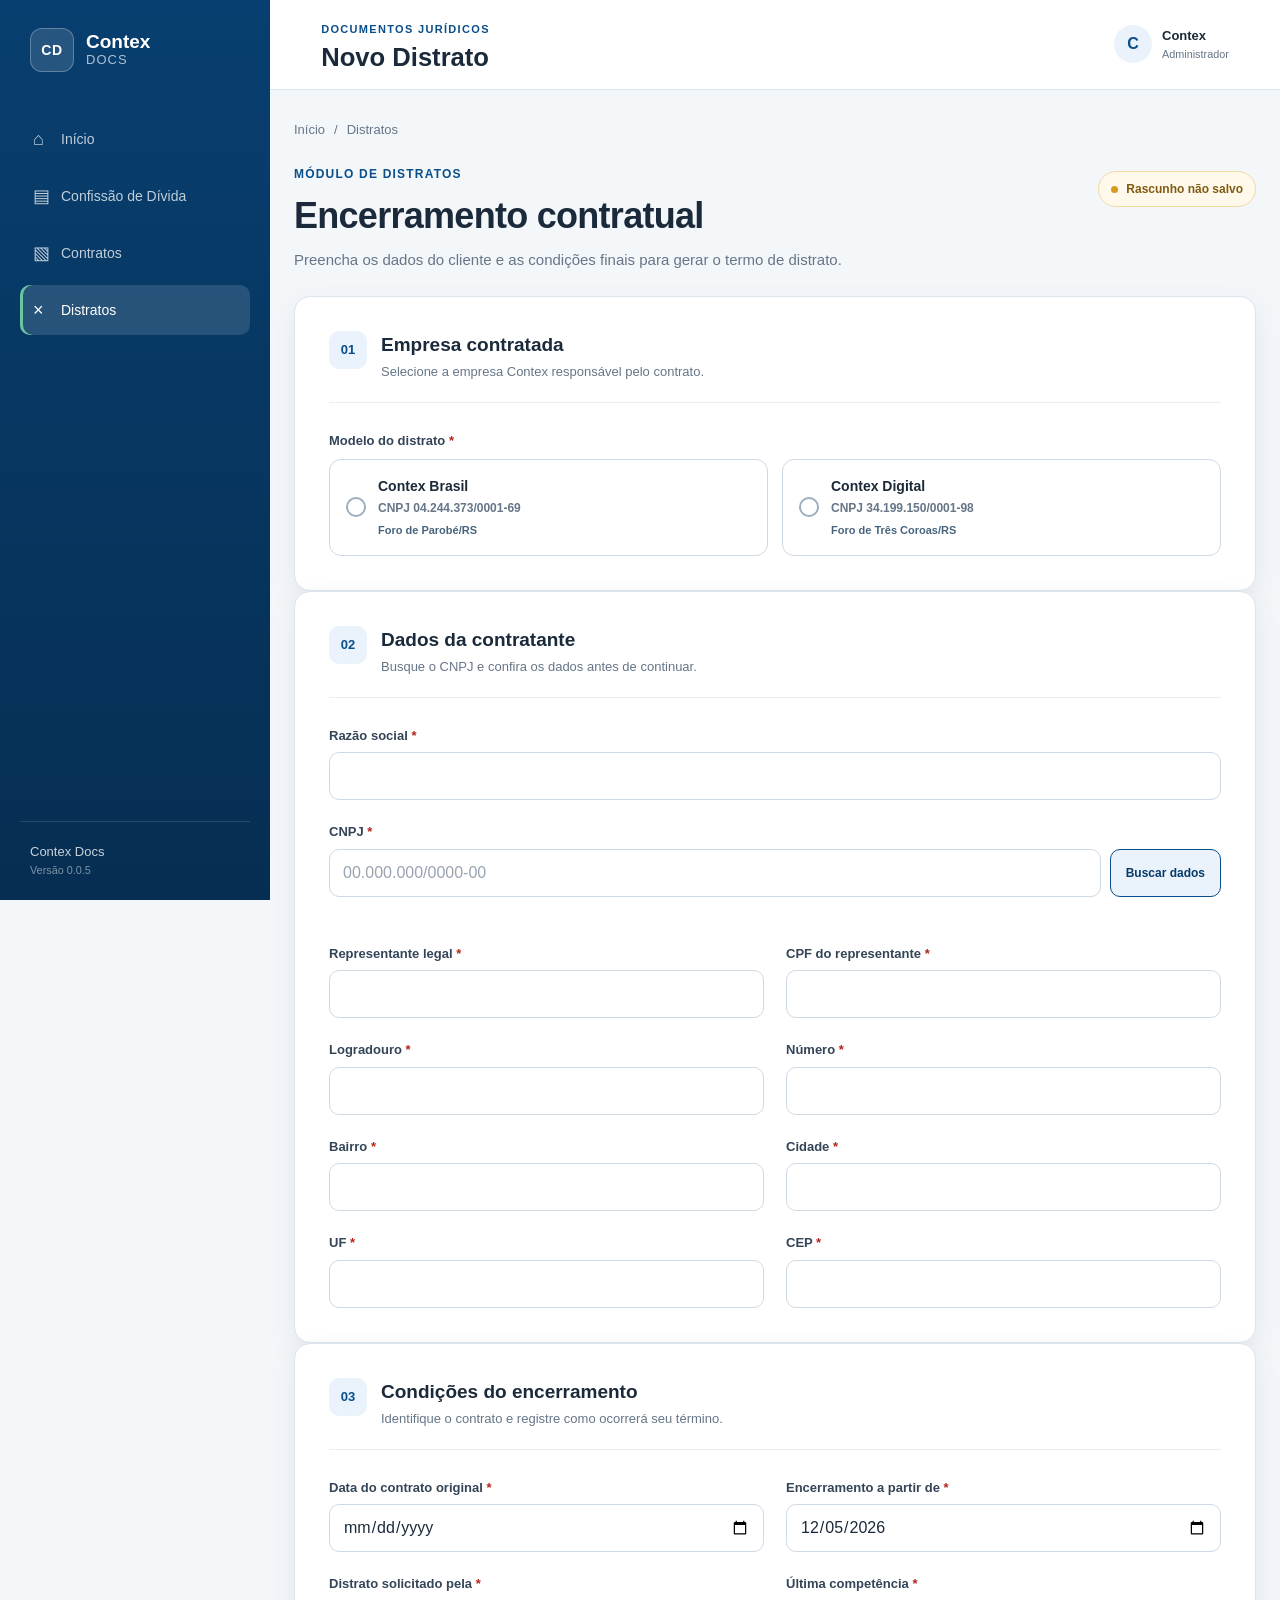
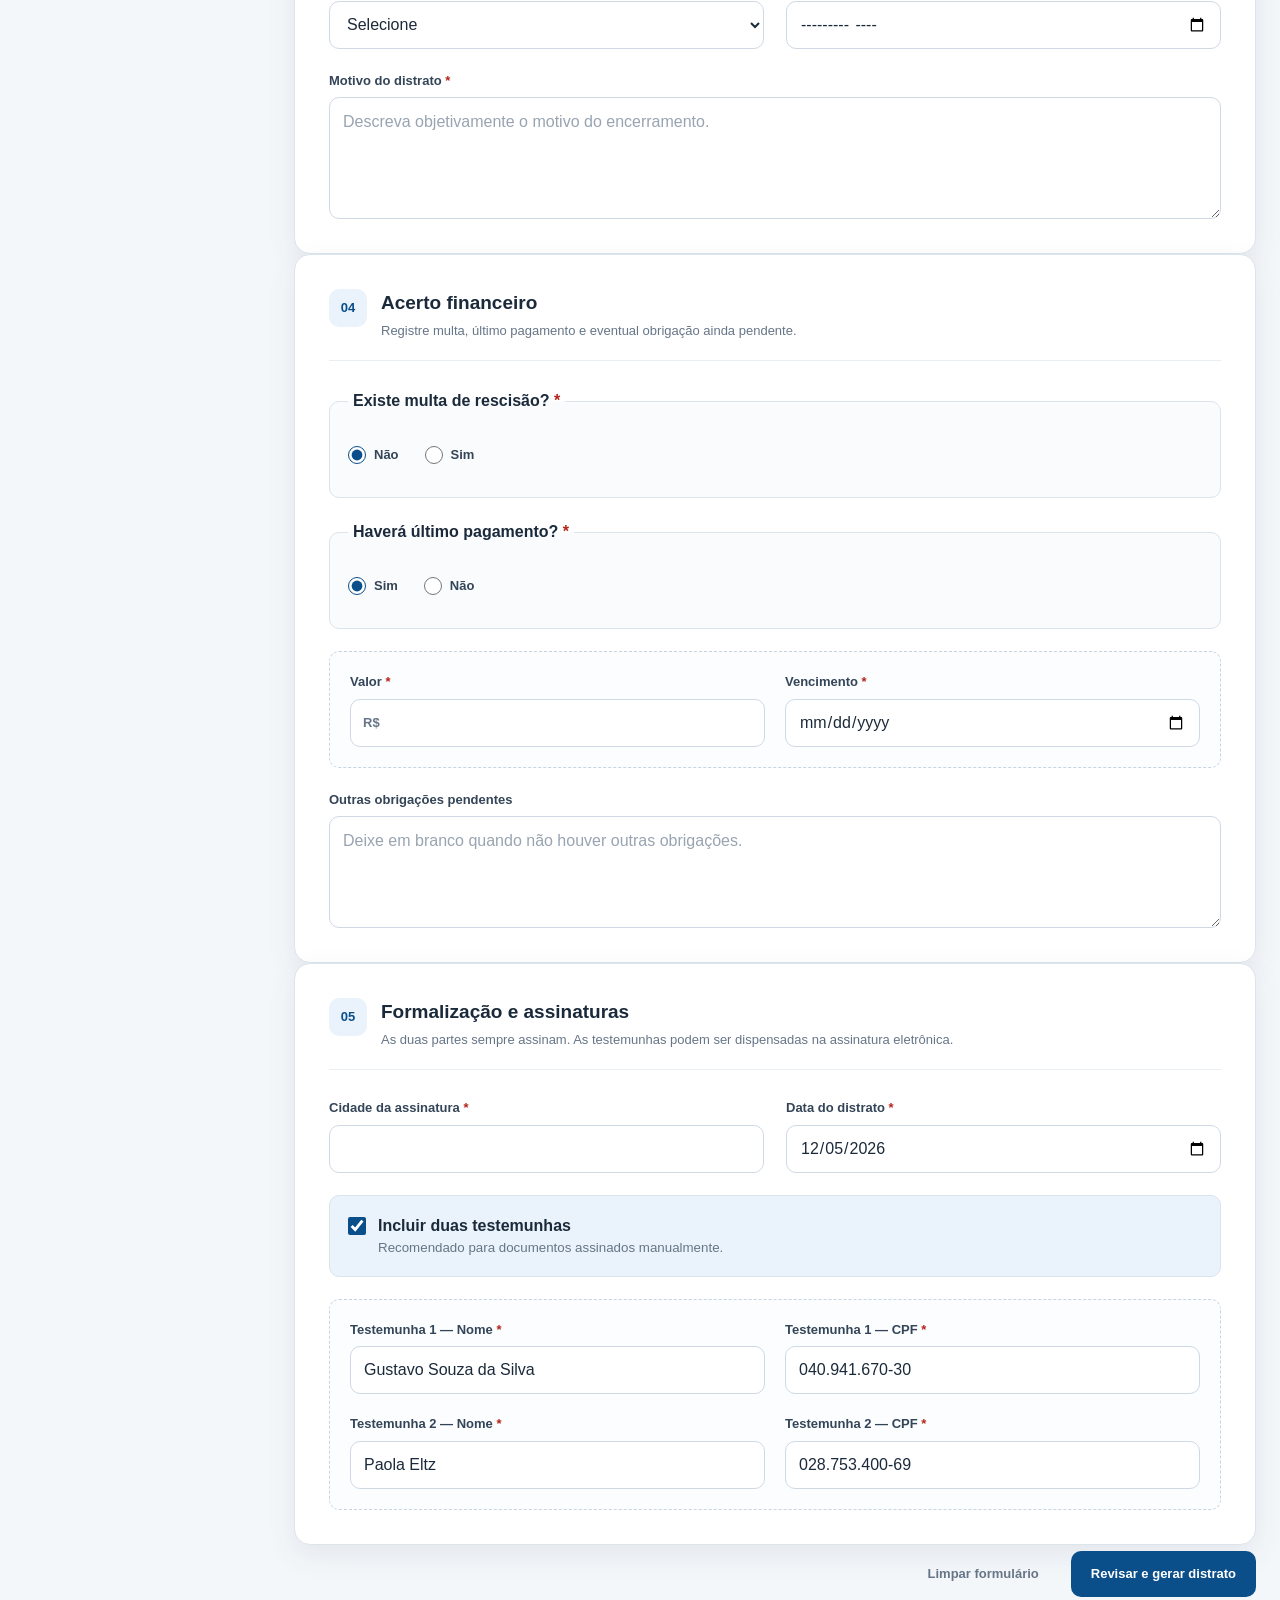
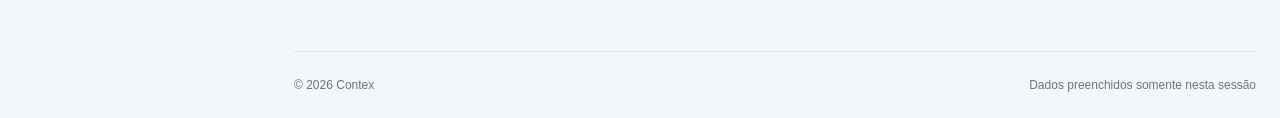
<file: pages/distrato.html>
<!DOCTYPE html>
<html lang="pt-BR">

<head>
    <meta charset="UTF-8">
    <meta name="viewport" content="width=device-width, initial-scale=1.0">
    <meta name="description" content="Formulário para geração de distratos contratuais da Contex Brasil e Contex Digital.">
    <title>Novo Distrato | Contex Docs</title>
    <link rel="stylesheet" href="../assets/css/contratos.css">
    <link rel="stylesheet" href="../assets/css/distrato.css">
    <script src="../assets/js/distrato.js" defer></script>
</head>

<body>
    <div class="app-shell">
        <aside class="sidebar">
            <a class="brand" href="../index.html" aria-label="Ir para o início">
                <span class="brand-mark" aria-hidden="true">CD</span>
                <span class="brand-name"><strong>Contex</strong><span>Docs</span></span>
            </a>

            <nav class="sidebar-nav" aria-label="Menu principal">
                <a class="nav-item" href="../index.html">
                    <span class="nav-icon" aria-hidden="true">⌂</span><span>Início</span>
                </a>
                <a class="nav-item" href="confissao.html">
                    <span class="nav-icon" aria-hidden="true">▤</span><span>Confissão de Dívida</span>
                </a>
                <a class="nav-item" href="contratos.html">
                    <span class="nav-icon" aria-hidden="true">▧</span><span>Contratos</span>
                </a>
                <a class="nav-item is-active" href="distrato.html" aria-current="page">
                    <span class="nav-icon" aria-hidden="true">×</span><span>Distratos</span>
                </a>
            </nav>

            <div class="sidebar-footer"><span>Contex Docs</span><small>Versão 0.0.5</small></div>
        </aside>

        <div class="page-shell">
            <header class="topbar">
                <button class="menu-toggle" type="button" aria-label="Abrir ou fechar menu" aria-expanded="false" data-js="menu-toggle">
                    <span></span><span></span><span></span>
                </button>
                <div><span class="eyebrow">Documentos jurídicos</span><h1>Novo Distrato</h1></div>
                <div class="topbar-user" aria-label="Usuário atual">
                    <span class="user-avatar" aria-hidden="true">C</span>
                    <span><strong>Contex</strong><small>Administrador</small></span>
                </div>
            </header>

            <main class="main-content">
                <nav class="breadcrumb" aria-label="Navegação estrutural">
                    <a href="../index.html">Início</a><span aria-hidden="true">/</span><span>Distratos</span>
                </nav>

                <section class="page-intro" aria-labelledby="page-title">
                    <div>
                        <span class="section-kicker">Módulo de distratos</span>
                        <h2 id="page-title">Encerramento contratual</h2>
                        <p>Preencha os dados do cliente e as condições finais para gerar o termo de distrato.</p>
                    </div>
                    <div class="status-chip"><span aria-hidden="true"></span>Rascunho não salvo</div>
                </section>

                <form id="distratoForm" novalidate>
                    <section class="form-card" aria-labelledby="modelo-title">
                        <div class="card-heading">
                            <span class="step-number" aria-hidden="true">01</span>
                            <div><h3 id="modelo-title">Empresa contratada</h3><p>Selecione a empresa Contex responsável pelo contrato.</p></div>
                        </div>

                        <fieldset class="model-selector field">
                            <legend>Modelo do distrato <span>*</span></legend>
                            <div class="model-options">
                                <label class="model-option">
                                    <input type="radio" name="modeloDistrato" value="brasil" required>
                                    <span class="model-radio" aria-hidden="true"></span>
                                    <span class="model-content"><strong>Contex Brasil</strong><small>CNPJ 04.244.373/0001-69</small><em>Foro de Parobé/RS</em></span>
                                </label>
                                <label class="model-option">
                                    <input type="radio" name="modeloDistrato" value="digital" required>
                                    <span class="model-radio" aria-hidden="true"></span>
                                    <span class="model-content"><strong>Contex Digital</strong><small>CNPJ 34.199.150/0001-98</small><em>Foro de Três Coroas/RS</em></span>
                                </label>
                            </div>
                            <small class="field-error">Selecione a empresa contratada.</small>
                        </fieldset>
                    </section>

                    <section class="form-card" aria-labelledby="cliente-title">
                        <div class="card-heading">
                            <span class="step-number" aria-hidden="true">02</span>
                            <div><h3 id="cliente-title">Dados da contratante</h3><p>Busque o CNPJ e confira os dados antes de continuar.</p></div>
                        </div>

                        <div class="form-grid">
                            <div class="field field-full">
                                <label for="razaoSocial">Razão social <span>*</span></label>
                                <input id="razaoSocial" name="razaoSocial" type="text" maxlength="150" required>
                                <small class="field-error">Informe a razão social.</small>
                            </div>
                            <div class="field field-full">
                                <label for="cnpjCliente">CNPJ <span>*</span></label>
                                <div class="cnpj-lookup">
                                    <input id="cnpjCliente" name="cnpjCliente" type="text" inputmode="numeric" maxlength="18" placeholder="00.000.000/0000-00" required data-js="cnpj">
                                    <button class="lookup-button" type="button" data-js="buscar-cnpj">Buscar dados</button>
                                </div>
                                <small class="field-error">Informe um CNPJ válido.</small>
                                <small class="lookup-status" data-js="status-cnpj" aria-live="polite"></small>
                            </div>
                            <div class="field">
                                <label for="representanteCliente">Representante legal <span>*</span></label>
                                <input id="representanteCliente" name="representanteCliente" type="text" maxlength="120" required>
                                <small class="field-error">Informe o representante legal.</small>
                            </div>
                            <div class="field">
                                <label for="cpfRepresentante">CPF do representante <span>*</span></label>
                                <input id="cpfRepresentante" name="cpfRepresentante" type="text" inputmode="numeric" maxlength="14" required data-js="cpf">
                                <small class="field-error">Informe o CPF do representante.</small>
                            </div>
                            <div class="field"><label for="logradouro">Logradouro <span>*</span></label><input id="logradouro" name="logradouro" type="text" maxlength="120" required><small class="field-error">Informe o logradouro.</small></div>
                            <div class="field"><label for="numero">Número <span>*</span></label><input id="numero" name="numero" type="text" maxlength="20" required><small class="field-error">Informe o número.</small></div>
                            <div class="field"><label for="bairro">Bairro <span>*</span></label><input id="bairro" name="bairro" type="text" maxlength="80" required><small class="field-error">Informe o bairro.</small></div>
                            <div class="field"><label for="cidade">Cidade <span>*</span></label><input id="cidade" name="cidade" type="text" maxlength="80" required><small class="field-error">Informe a cidade.</small></div>
                            <div class="field"><label for="uf">UF <span>*</span></label><input id="uf" name="uf" type="text" maxlength="2" required><small class="field-error">Informe a UF.</small></div>
                            <div class="field"><label for="cep">CEP <span>*</span></label><input id="cep" name="cep" type="text" inputmode="numeric" maxlength="9" required data-js="cep"><small class="field-error">Informe o CEP.</small></div>
                        </div>
                    </section>

                    <section class="form-card" aria-labelledby="encerramento-title">
                        <div class="card-heading">
                            <span class="step-number" aria-hidden="true">03</span>
                            <div><h3 id="encerramento-title">Condições do encerramento</h3><p>Identifique o contrato e registre como ocorrerá seu término.</p></div>
                        </div>

                        <div class="form-grid">
                            <div class="field"><label for="dataContratoOriginal">Data do contrato original <span>*</span></label><input id="dataContratoOriginal" name="dataContratoOriginal" type="date" required><small class="field-error">Informe a data do contrato original.</small></div>
                            <div class="field"><label for="dataEncerramento">Encerramento a partir de <span>*</span></label><input id="dataEncerramento" name="dataEncerramento" type="date" required><small class="field-error">Informe a data de encerramento.</small></div>
                            <div class="field">
                                <label for="parteSolicitante">Distrato solicitado pela <span>*</span></label>
                                <select id="parteSolicitante" name="parteSolicitante" required><option value="">Selecione</option><option value="CONTRATANTE">Contratante</option><option value="CONTRATADA">Contratada</option></select>
                                <small class="field-error">Selecione a parte solicitante.</small>
                            </div>
                            <div class="field"><label for="ultimaCompetencia">Última competência <span>*</span></label><input id="ultimaCompetencia" name="ultimaCompetencia" type="month" required><small class="field-error">Informe a última competência.</small></div>
                            <div class="field field-full"><label for="motivoDistrato">Motivo do distrato <span>*</span></label><textarea id="motivoDistrato" name="motivoDistrato" rows="4" maxlength="800" required placeholder="Descreva objetivamente o motivo do encerramento."></textarea><small class="field-error">Informe o motivo do distrato.</small></div>
                        </div>
                    </section>

                    <section class="form-card" aria-labelledby="financeiro-title">
                        <div class="card-heading">
                            <span class="step-number" aria-hidden="true">04</span>
                            <div><h3 id="financeiro-title">Acerto financeiro</h3><p>Registre multa, último pagamento e eventual obrigação ainda pendente.</p></div>
                        </div>

                        <div class="form-grid">
                            <fieldset class="field field-full compact-choice">
                                <legend>Existe multa de rescisão? <span>*</span></legend>
                                <div class="choice-row"><label><input type="radio" name="temMulta" value="nao" checked> Não</label><label><input type="radio" name="temMulta" value="sim"> Sim</label></div>
                            </fieldset>
                            <div class="conditional-grid field-full" data-js="campos-multa" hidden>
                                <div class="field"><label for="valorMulta">Valor da multa <span>*</span></label><div class="input-prefix"><span>R$</span><input id="valorMulta" name="valorMulta" type="text" inputmode="numeric" data-js="moeda"></div><small class="field-error">Informe o valor da multa.</small></div>
                                <div class="field"><label for="vencimentoMulta">Vencimento da multa <span>*</span></label><input id="vencimentoMulta" name="vencimentoMulta" type="date"><small class="field-error">Informe o vencimento.</small></div>
                            </div>

                            <fieldset class="field field-full compact-choice">
                                <legend>Haverá último pagamento? <span>*</span></legend>
                                <div class="choice-row"><label><input type="radio" name="temUltimoPagamento" value="sim" checked> Sim</label><label><input type="radio" name="temUltimoPagamento" value="nao"> Não</label></div>
                            </fieldset>
                            <div class="conditional-grid field-full" data-js="campos-pagamento">
                                <div class="field"><label for="valorUltimoPagamento">Valor <span>*</span></label><div class="input-prefix"><span>R$</span><input id="valorUltimoPagamento" name="valorUltimoPagamento" type="text" inputmode="numeric" data-js="moeda" required></div><small class="field-error">Informe o valor.</small></div>
                                <div class="field"><label for="vencimentoUltimoPagamento">Vencimento <span>*</span></label><input id="vencimentoUltimoPagamento" name="vencimentoUltimoPagamento" type="date" required><small class="field-error">Informe o vencimento.</small></div>
                            </div>
                            <div class="field field-full"><label for="obrigacoesPendentes">Outras obrigações pendentes</label><textarea id="obrigacoesPendentes" name="obrigacoesPendentes" rows="3" maxlength="1000" placeholder="Deixe em branco quando não houver outras obrigações."></textarea></div>
                        </div>
                    </section>

                    <section class="form-card" aria-labelledby="assinaturas-title">
                        <div class="card-heading">
                            <span class="step-number" aria-hidden="true">05</span>
                            <div><h3 id="assinaturas-title">Formalização e assinaturas</h3><p>As duas partes sempre assinam. As testemunhas podem ser dispensadas na assinatura eletrônica.</p></div>
                        </div>

                        <div class="form-grid">
                            <div class="field"><label for="cidadeAssinatura">Cidade da assinatura <span>*</span></label><input id="cidadeAssinatura" name="cidadeAssinatura" type="text" maxlength="80" required><small class="field-error">Informe a cidade.</small></div>
                            <div class="field"><label for="dataDistrato">Data do distrato <span>*</span></label><input id="dataDistrato" name="dataDistrato" type="date" required><small class="field-error">Informe a data.</small></div>
                            <label class="witness-toggle field-full"><input type="checkbox" id="incluirTestemunhas" name="incluirTestemunhas" checked><span><strong>Incluir duas testemunhas</strong><small>Recomendado para documentos assinados manualmente.</small></span></label>
                            <div class="conditional-grid field-full" data-js="campos-testemunhas">
                                <div class="field"><label for="testemunha1Nome">Testemunha 1 — Nome <span>*</span></label><input id="testemunha1Nome" name="testemunha1Nome" type="text" value="Gustavo Souza da Silva" maxlength="120" required><small class="field-error">Informe o nome.</small></div>
                                <div class="field"><label for="testemunha1Cpf">Testemunha 1 — CPF <span>*</span></label><input id="testemunha1Cpf" name="testemunha1Cpf" type="text" inputmode="numeric" value="040.941.670-30" maxlength="14" required data-js="cpf"><small class="field-error">Informe o CPF.</small></div>
                                <div class="field"><label for="testemunha2Nome">Testemunha 2 — Nome <span>*</span></label><input id="testemunha2Nome" name="testemunha2Nome" type="text" value="Paola Eltz" maxlength="120" required><small class="field-error">Informe o nome.</small></div>
                                <div class="field"><label for="testemunha2Cpf">Testemunha 2 — CPF <span>*</span></label><input id="testemunha2Cpf" name="testemunha2Cpf" type="text" inputmode="numeric" value="028.753.400-69" maxlength="14" required data-js="cpf"><small class="field-error">Informe o CPF.</small></div>
                            </div>
                        </div>
                    </section>

                    <div class="form-feedback" data-js="feedback" role="status" aria-live="polite"></div>
                    <div class="form-actions">
                        <button class="button button-ghost" type="reset">Limpar formulário</button>
                        <button class="button button-primary" type="submit">Revisar e gerar distrato</button>
                    </div>
                </form>
            </main>

            <footer class="page-footer"><span>© <span data-js="ano-atual"></span> Contex</span><span>Dados preenchidos somente nesta sessão</span></footer>
        </div>
    </div>
    <button class="sidebar-overlay" type="button" aria-label="Fechar menu" data-js="sidebar-overlay"></button>
</body>

</html>
</file>
<file: css/style.css>
:root {
    --primary: #0a4e8a;
    --primary-dark: #073a68;
    --primary-soft: #eaf3fb;
    --accent: #20a46b;
    --text: #1b2a3a;
    --muted: #667587;
    --border: #dce4ec;
    --surface: #ffffff;
    --background: #f4f7fa;
    --sidebar-width: 270px;
    --shadow: 0 12px 32px rgba(26, 53, 78, 0.09);
}

* {
    box-sizing: border-box;
    margin: 0;
    padding: 0;
}

body {
    min-width: 320px;
    background: var(--background);
    color: var(--text);
    font-family: Arial, Helvetica, sans-serif;
    line-height: 1.5;
}

button,
a {
    font: inherit;
    -webkit-tap-highlight-color: transparent;
}

button {
    border: 0;
}

a {
    color: inherit;
    text-decoration: none;
}

.app-container {
    display: grid;
    grid-template-columns: var(--sidebar-width) minmax(0, 1fr);
    min-height: 100vh;
}

.sidebar {
    position: fixed;
    inset: 0 auto 0 0;
    display: flex;
    width: var(--sidebar-width);
    flex-direction: column;
    padding: 28px 20px 22px;
    background: linear-gradient(180deg, #083f70 0%, #062e52 100%);
    color: #ffffff;
}

.sidebar-brand {
    display: flex;
    align-items: center;
    gap: 12px;
    padding: 0 10px 26px;
}

.brand-icon {
    display: grid;
    width: 44px;
    height: 44px;
    place-items: center;
    border: 1px solid rgba(255, 255, 255, 0.28);
    border-radius: 12px;
    background: rgba(255, 255, 255, 0.12);
    font-size: 14px;
    font-weight: 700;
}

.brand-text {
    display: flex;
    flex-direction: column;
    line-height: 1.1;
}

.brand-text strong {
    font-size: 19px;
}

.brand-text span {
    color: rgba(255, 255, 255, 0.68);
    font-size: 13px;
    letter-spacing: 0.08em;
    text-transform: uppercase;
}

.sidebar-menu {
    display: grid;
    gap: 7px;
    margin-top: 16px;
}

.menu-item {
    display: grid;
    grid-template-columns: 28px minmax(0, 1fr);
    align-items: center;
    min-height: 50px;
    padding: 10px 13px;
    border-radius: 10px;
    background: transparent;
    color: rgba(255, 255, 255, 0.75);
    font-size: 14px;
    text-align: left;
    cursor: pointer;
    transition: background 180ms ease, color 180ms ease, transform 180ms ease;
}

.menu-item:hover,
.menu-item:focus-visible,
.menu-item.active {
    background: rgba(255, 255, 255, 0.13);
    color: #ffffff;
}

.menu-item:hover {
    transform: translateX(2px);
}

.menu-item.active {
    box-shadow: inset 3px 0 0 #6bc59e;
}

.menu-button {
    width: 100%;
}

.menu-icon {
    font-size: 18px;
}

.sidebar-footer {
    display: flex;
    flex-direction: column;
    margin-top: auto;
    padding: 20px 10px 0;
    border-top: 1px solid rgba(255, 255, 255, 0.12);
    color: rgba(255, 255, 255, 0.78);
    font-size: 13px;
}

.sidebar-footer small {
    color: rgba(255, 255, 255, 0.48);
}

.main-wrapper {
    grid-column: 2;
    display: flex;
    min-width: 0;
    min-height: 100vh;
    flex-direction: column;
}

.topbar {
    display: flex;
    min-height: 86px;
    align-items: center;
    padding: 16px clamp(24px, 4vw, 56px);
    border-bottom: 1px solid var(--border);
    background: rgba(255, 255, 255, 0.96);
}

.topbar-title h1 {
    font-size: clamp(22px, 2vw, 28px);
}

.topbar-title p {
    color: var(--muted);
    font-size: 13px;
}

.topbar-user {
    display: flex;
    align-items: center;
    gap: 10px;
    margin-left: auto;
}

.user-avatar {
    display: grid;
    width: 38px;
    height: 38px;
    place-items: center;
    border-radius: 50%;
    background: var(--primary-soft);
    color: var(--primary);
    font-weight: 700;
}

.user-info {
    display: flex;
    flex-direction: column;
    font-size: 13px;
}

.user-info span {
    color: var(--muted);
    font-size: 12px;
}

.main-content {
    width: min(1180px, calc(100% - 48px));
    margin: 0 auto;
    padding: 34px 0 56px;
}

.hero-section {
    position: relative;
    display: grid;
    overflow: hidden;
    grid-template-columns: minmax(0, 1.25fr) minmax(280px, 0.75fr);
    align-items: center;
    gap: 40px;
    min-height: 390px;
    padding: clamp(32px, 5vw, 62px);
    border-radius: 22px;
    background: linear-gradient(135deg, #083f70 0%, #0a5b9f 100%);
    color: #ffffff;
    box-shadow: var(--shadow);
}

.hero-section::after {
    position: absolute;
    right: -90px;
    bottom: -120px;
    width: 340px;
    height: 340px;
    border: 55px solid rgba(255, 255, 255, 0.05);
    border-radius: 50%;
    content: "";
}

.hero-content {
    position: relative;
    z-index: 1;
}

.hero-tag {
    display: inline-flex;
    padding: 7px 11px;
    border: 1px solid rgba(255, 255, 255, 0.2);
    border-radius: 999px;
    background: rgba(255, 255, 255, 0.1);
    font-size: 11px;
    font-weight: 700;
    letter-spacing: 0.1em;
    text-transform: uppercase;
}

.hero-content h2 {
    max-width: 680px;
    margin: 18px 0 14px;
    font-size: clamp(34px, 4.2vw, 54px);
    line-height: 1.06;
    letter-spacing: -0.04em;
}

.hero-content h2 span {
    display: block;
    color: #8bdbb9;
}

.hero-content p {
    max-width: 600px;
    color: rgba(255, 255, 255, 0.75);
    font-size: 15px;
}

.primary-button {
    margin-top: 26px;
    padding: 14px 20px;
    border-radius: 10px;
    background: #ffffff;
    color: var(--primary-dark);
    font-size: 13px;
    font-weight: 700;
    cursor: pointer;
    transition: transform 160ms ease, box-shadow 160ms ease;
}

.primary-button:hover {
    transform: translateY(-2px);
    box-shadow: 0 10px 22px rgba(0, 0, 0, 0.16);
}

.hero-visual {
    position: relative;
    z-index: 1;
    display: grid;
    place-items: center;
}

.document-preview {
    width: min(260px, 100%);
    padding: 24px;
    border: 1px solid rgba(255, 255, 255, 0.55);
    border-radius: 13px;
    background: rgba(255, 255, 255, 0.94);
    box-shadow: 0 22px 45px rgba(0, 0, 0, 0.2);
    transform: rotate(3deg);
}

.preview-header {
    display: flex;
    align-items: center;
    gap: 10px;
    margin-bottom: 25px;
}

.preview-logo {
    display: grid;
    width: 34px;
    height: 34px;
    place-items: center;
    border-radius: 8px;
    background: var(--primary);
    color: #ffffff;
    font-weight: 700;
}

.preview-title {
    display: grid;
    flex: 1;
    gap: 6px;
}

.preview-title span,
.preview-title small,
.preview-line,
.preview-boxes div {
    display: block;
    border-radius: 999px;
    background: #d8e1e9;
}

.preview-title span {
    width: 70%;
    height: 7px;
}

.preview-title small {
    width: 45%;
    height: 5px;
}

.preview-line {
    height: 5px;
    margin-top: 10px;
}

.preview-line.long { width: 100%; }
.preview-line.medium { width: 78%; }
.preview-line.short { width: 54%; }

.preview-boxes {
    display: grid;
    grid-template-columns: repeat(2, 1fr);
    gap: 9px;
    margin: 22px 0;
}

.preview-boxes div {
    height: 48px;
    border-radius: 6px;
    background: var(--primary-soft);
}

.modules-section,
.process-section {
    margin-top: 52px;
}

.section-heading {
    display: flex;
    align-items: flex-end;
    justify-content: space-between;
    gap: 20px;
    margin-bottom: 22px;
}

.section-label {
    color: var(--primary);
    font-size: 11px;
    font-weight: 700;
    letter-spacing: 0.12em;
    text-transform: uppercase;
}

.section-heading h2 {
    margin-top: 4px;
    font-size: clamp(25px, 3vw, 34px);
    letter-spacing: -0.03em;
}

.section-heading > p {
    color: var(--muted);
    font-size: 13px;
}

.modules-grid {
    display: grid;
    grid-template-columns: repeat(2, minmax(0, 1fr));
    gap: 20px;
}

.module-card {
    display: flex;
    min-height: 285px;
    flex-direction: column;
    padding: 26px;
    border: 1px solid var(--border);
    border-radius: 17px;
    background: var(--surface);
    box-shadow: var(--shadow);
}

.module-card-header {
    display: flex;
    align-items: center;
    justify-content: space-between;
    gap: 16px;
}

.module-icon {
    display: grid;
    width: 46px;
    height: 46px;
    place-items: center;
    border-radius: 12px;
    background: var(--primary-soft);
    color: var(--primary);
    font-size: 20px;
    font-weight: 700;
}

.status-badge {
    padding: 6px 9px;
    border-radius: 999px;
    font-size: 10px;
    font-weight: 700;
    text-transform: uppercase;
}

.status-active {
    background: #e9f8f1;
    color: #157348;
}

.status-development {
    background: #fff6df;
    color: #8b6412;
}

.module-card-content {
    margin: 25px 0;
}

.module-card-content h3 {
    font-size: 20px;
}

.module-card-content p {
    margin-top: 8px;
    color: var(--muted);
    font-size: 13px;
}

.module-button {
    display: flex;
    align-items: center;
    justify-content: space-between;
    width: 100%;
    margin-top: auto;
    padding: 13px 15px;
    border-radius: 9px;
    background: var(--primary);
    color: #ffffff;
    font-size: 13px;
    font-weight: 700;
    cursor: pointer;
}

.module-button:hover {
    background: var(--primary-dark);
}

.module-button.secondary {
    border: 1px solid var(--border);
    background: #f5f8fa;
    color: #536679;
}

.module-button.secondary:hover {
    background: #eaf0f4;
}

.process-grid {
    display: grid;
    grid-template-columns: repeat(3, minmax(0, 1fr));
    gap: 16px;
}

.process-card {
    display: flex;
    gap: 15px;
    padding: 22px;
    border: 1px solid var(--border);
    border-radius: 14px;
    background: var(--surface);
}

.process-number {
    color: var(--primary);
    font-size: 12px;
    font-weight: 700;
}

.process-card h3 {
    font-size: 15px;
}

.process-card p {
    margin-top: 5px;
    color: var(--muted);
    font-size: 12px;
}

.footer {
    display: flex;
    width: min(1180px, calc(100% - 48px));
    justify-content: space-between;
    gap: 20px;
    margin: auto auto 0;
    padding: 24px 0;
    border-top: 1px solid var(--border);
    color: var(--muted);
    font-size: 12px;
}

button:focus-visible,
a:focus-visible {
    outline: 3px solid rgba(32, 164, 107, 0.35);
    outline-offset: 3px;
}

@media (max-width: 900px) {
    .app-container {
        display: block;
    }

    .sidebar {
        position: static;
        width: 100%;
        padding: 18px;
    }

    .sidebar-brand {
        padding-bottom: 14px;
    }

    .sidebar-menu {
        grid-template-columns: repeat(3, minmax(0, 1fr));
        margin-top: 0;
    }

    .menu-item {
        grid-template-columns: 24px minmax(0, 1fr);
    }

    .sidebar-footer {
        display: none;
    }

    .main-wrapper {
        min-height: auto;
    }

    .hero-section {
        grid-template-columns: 1fr;
    }

    .hero-visual {
        display: none;
    }
}

@media (max-width: 680px) {
    .topbar {
        min-height: 74px;
        padding: 13px 18px;
    }

    .topbar-user {
        display: none;
    }

    .sidebar-menu {
        grid-template-columns: 1fr;
    }

    .main-content,
    .footer {
        width: min(100% - 28px, 1180px);
    }

    .hero-section {
        min-height: auto;
        padding: 30px 22px;
        border-radius: 16px;
    }

    .hero-content h2 {
        font-size: 34px;
    }

    .section-heading,
    .footer {
        align-items: flex-start;
        flex-direction: column;
    }

    .modules-grid,
    .process-grid {
        grid-template-columns: 1fr;
    }
}

@media (prefers-reduced-motion: reduce) {
    *,
    *::before,
    *::after {
        transition-duration: 0.01ms !important;
    }
}
</file>
<file: assets/css/confissao.css>
:root {
    --color-primary: #0a4e8a;
    --color-primary-dark: #073a68;
    --color-primary-soft: #eaf3fb;
    --color-accent: #20a46b;
    --color-text: #1b2a3a;
    --color-muted: #667587;
    --color-border: #dce4ec;
    --color-surface: #ffffff;
    --color-background: #f4f7fa;
    --color-danger: #b42318;
    --shadow-soft: 0 10px 30px rgba(26, 53, 78, 0.08);
    --sidebar-width: 270px;
    --radius-large: 16px;
    --radius-medium: 10px;
}

* {
    box-sizing: border-box;
    margin: 0;
    padding: 0;
}

html {
    scroll-behavior: smooth;
}

body {
    min-width: 320px;
    background: var(--color-background);
    color: var(--color-text);
    font-family: Arial, Helvetica, sans-serif;
    line-height: 1.5;
}

button,
input,
select,
textarea {
    font: inherit;
}

button,
a {
    -webkit-tap-highlight-color: transparent;
}

a {
    color: inherit;
    text-decoration: none;
}

.app-shell {
    display: grid;
    grid-template-columns: var(--sidebar-width) minmax(0, 1fr);
    min-height: 100vh;
}

.sidebar {
    position: fixed;
    inset: 0 auto 0 0;
    z-index: 30;
    display: flex;
    width: var(--sidebar-width);
    flex-direction: column;
    padding: 28px 20px 22px;
    background: linear-gradient(180deg, #083f70 0%, #062e52 100%);
    color: #ffffff;
}

.brand {
    display: flex;
    align-items: center;
    gap: 12px;
    padding: 0 10px 26px;
}

.brand-mark {
    display: grid;
    width: 44px;
    height: 44px;
    place-items: center;
    border: 1px solid rgba(255, 255, 255, 0.28);
    border-radius: 12px;
    background: rgba(255, 255, 255, 0.12);
    font-size: 14px;
    font-weight: 700;
    letter-spacing: 0.04em;
}

.brand-name {
    display: flex;
    flex-direction: column;
    line-height: 1.1;
}

.brand-name strong {
    font-size: 19px;
}

.brand-name span {
    color: rgba(255, 255, 255, 0.68);
    font-size: 13px;
    letter-spacing: 0.08em;
    text-transform: uppercase;
}

.sidebar-nav {
    display: grid;
    gap: 7px;
    margin-top: 16px;
}

.nav-item {
    display: grid;
    grid-template-columns: 28px minmax(0, 1fr) auto;
    align-items: center;
    min-height: 50px;
    padding: 10px 13px;
    border-radius: 10px;
    color: rgba(255, 255, 255, 0.75);
    font-size: 14px;
    transition: background 180ms ease, color 180ms ease, transform 180ms ease;
}

a.nav-item:hover,
a.nav-item:focus-visible,
.nav-item.is-active {
    background: rgba(255, 255, 255, 0.13);
    color: #ffffff;
}

a.nav-item:hover {
    transform: translateX(2px);
}

.nav-item.is-active {
    box-shadow: inset 3px 0 0 #6bc59e;
}

.nav-item.is-disabled {
    cursor: not-allowed;
    opacity: 0.55;
}

.nav-item small {
    font-size: 10px;
    text-transform: uppercase;
}

.nav-icon {
    font-size: 18px;
}

.sidebar-footer {
    display: flex;
    flex-direction: column;
    margin-top: auto;
    padding: 20px 10px 0;
    border-top: 1px solid rgba(255, 255, 255, 0.12);
    color: rgba(255, 255, 255, 0.78);
    font-size: 13px;
}

.sidebar-footer small {
    color: rgba(255, 255, 255, 0.48);
}

.page-shell {
    grid-column: 2;
    display: flex;
    min-width: 0;
    min-height: 100vh;
    flex-direction: column;
}

.topbar {
    position: sticky;
    top: 0;
    z-index: 20;
    display: flex;
    min-height: 86px;
    align-items: center;
    gap: 18px;
    padding: 16px clamp(24px, 4vw, 56px);
    border-bottom: 1px solid var(--color-border);
    background: rgba(255, 255, 255, 0.95);
    backdrop-filter: blur(10px);
}

.eyebrow {
    color: var(--color-primary);
    font-size: 11px;
    font-weight: 700;
    letter-spacing: 0.12em;
    text-transform: uppercase;
}

.topbar h1 {
    margin-top: 2px;
    font-size: clamp(20px, 2vw, 27px);
    line-height: 1.2;
}

.topbar-user {
    display: flex;
    align-items: center;
    gap: 10px;
    margin-left: auto;
}

.topbar-user > span:last-child {
    display: flex;
    flex-direction: column;
    font-size: 13px;
}

.topbar-user small {
    color: var(--color-muted);
}

.user-avatar {
    display: grid;
    width: 38px;
    height: 38px;
    place-items: center;
    border-radius: 50%;
    background: var(--color-primary-soft);
    color: var(--color-primary);
    font-weight: 700;
}

.menu-toggle {
    display: none;
    width: 42px;
    height: 42px;
    place-content: center;
    gap: 4px;
    border: 1px solid var(--color-border);
    border-radius: 9px;
    background: #ffffff;
    cursor: pointer;
}

.menu-toggle span {
    display: block;
    width: 19px;
    height: 2px;
    border-radius: 2px;
    background: var(--color-text);
}

.main-content {
    width: min(1120px, calc(100% - 48px));
    margin: 0 auto;
    padding: 30px 0 54px;
}

.breadcrumb {
    display: flex;
    align-items: center;
    gap: 9px;
    margin-bottom: 22px;
    color: var(--color-muted);
    font-size: 13px;
}

.breadcrumb a:hover,
.breadcrumb a:focus-visible {
    color: var(--color-primary);
    text-decoration: underline;
}

.page-intro {
    display: flex;
    align-items: flex-start;
    justify-content: space-between;
    gap: 24px;
    margin-bottom: 24px;
}

.section-kicker {
    color: var(--color-primary);
    font-size: 12px;
    font-weight: 700;
    letter-spacing: 0.1em;
    text-transform: uppercase;
}

.page-intro h2 {
    margin: 4px 0 6px;
    font-size: clamp(27px, 3vw, 36px);
    letter-spacing: -0.02em;
}

.page-intro p {
    color: var(--color-muted);
    font-size: 15px;
}

.required-symbol,
.field label span {
    color: var(--color-danger);
}

.status-chip {
    display: inline-flex;
    flex: 0 0 auto;
    align-items: center;
    gap: 8px;
    margin-top: 10px;
    padding: 8px 12px;
    border: 1px solid #f0d8a5;
    border-radius: 999px;
    background: #fff9eb;
    color: #805b12;
    font-size: 12px;
    font-weight: 700;
}

.status-chip > span {
    width: 7px;
    height: 7px;
    border-radius: 50%;
    background: #d49a22;
}

#confissaoForm {
    display: grid;
    gap: 20px;
}

.form-card {
    overflow: hidden;
    padding: clamp(22px, 3vw, 34px);
    border: 1px solid var(--color-border);
    border-radius: var(--radius-large);
    background: var(--color-surface);
    box-shadow: var(--shadow-soft);
}

.card-heading {
    display: flex;
    align-items: flex-start;
    gap: 14px;
    margin-bottom: 28px;
    padding-bottom: 20px;
    border-bottom: 1px solid #e9eef3;
}

.step-number {
    display: grid;
    width: 38px;
    height: 38px;
    flex: 0 0 38px;
    place-items: center;
    border-radius: 10px;
    background: var(--color-primary-soft);
    color: var(--color-primary);
    font-size: 13px;
    font-weight: 700;
}

.card-heading h3 {
    font-size: 19px;
}

.card-heading p {
    margin-top: 3px;
    color: var(--color-muted);
    font-size: 13px;
}

.form-grid {
    display: grid;
    grid-template-columns: repeat(2, minmax(0, 1fr));
    gap: 22px;
}

.field {
    display: flex;
    min-width: 0;
    flex-direction: column;
    gap: 7px;
}

.field-full {
    grid-column: 1 / -1;
}

.field label {
    color: #344558;
    font-size: 13px;
    font-weight: 700;
}

.field input,
.field select,
.field textarea {
    width: 100%;
    border: 1px solid #cfd9e3;
    border-radius: var(--radius-medium);
    outline: none;
    background: #ffffff;
    color: var(--color-text);
    transition: border-color 160ms ease, box-shadow 160ms ease, background 160ms ease;
}

.field input,
.field select {
    min-height: 48px;
    padding: 0 13px;
}

.cnpj-lookup {
    display: grid;
    grid-template-columns: minmax(0, 1fr) auto;
    gap: 9px;
}

.lookup-button {
    min-height: 48px;
    padding: 0 15px;
    border: 1px solid var(--color-primary);
    border-radius: var(--radius-medium);
    background: var(--color-primary-soft);
    color: var(--color-primary-dark);
    font-size: 12px;
    font-weight: 700;
    white-space: nowrap;
    cursor: pointer;
    transition: background 160ms ease, color 160ms ease, opacity 160ms ease;
}

.lookup-button:hover:not(:disabled) {
    background: var(--color-primary);
    color: #ffffff;
}

.lookup-button:focus-visible {
    outline: 3px solid rgba(10, 78, 138, 0.2);
    outline-offset: 2px;
}

.lookup-button:disabled {
    cursor: wait;
    opacity: 0.65;
}

.lookup-status {
    min-height: 18px;
    color: var(--color-muted);
    font-size: 12px;
}

.lookup-status.is-success {
    color: #157348;
}

.lookup-status.is-warning {
    color: #8b6412;
}

.lookup-status.is-error {
    color: var(--color-danger);
}

.field textarea {
    min-height: 112px;
    resize: vertical;
    padding: 12px 13px;
}

.field input::placeholder,
.field textarea::placeholder {
    color: #98a4b1;
}

.field input:hover,
.field select:hover,
.field textarea:hover {
    border-color: #aebcca;
}

.field input:focus,
.field select:focus,
.field textarea:focus {
    border-color: var(--color-primary);
    box-shadow: 0 0 0 3px rgba(10, 78, 138, 0.12);
}

.field input[aria-invalid="true"],
.field select[aria-invalid="true"],
.field textarea[aria-invalid="true"] {
    border-color: var(--color-danger);
    background: #fffafa;
}

.field input[aria-invalid="true"]:focus,
.field select[aria-invalid="true"]:focus,
.field textarea[aria-invalid="true"]:focus {
    box-shadow: 0 0 0 3px rgba(180, 35, 24, 0.1);
}

.field-error {
    display: none;
    color: var(--color-danger);
    font-size: 12px;
}

.field.has-error > .field-error,
.field.has-error .field-meta > .field-error {
    display: block;
}

.field-meta {
    display: flex;
    min-height: 18px;
    justify-content: flex-end;
    gap: 14px;
    color: var(--color-muted);
    font-size: 12px;
}

.field-meta .field-error {
    margin-right: auto;
}

.input-prefix {
    position: relative;
}

.input-prefix > span {
    position: absolute;
    top: 50%;
    left: 13px;
    z-index: 1;
    transform: translateY(-50%);
    color: var(--color-muted);
    font-size: 13px;
    font-weight: 700;
}

.input-prefix input {
    padding-left: 43px;
}

.next-sprint-note {
    display: flex;
    align-items: flex-start;
    gap: 12px;
    margin-top: 24px;
    padding: 16px;
    border: 1px solid #cfe2f3;
    border-radius: 11px;
    background: #f4f9fd;
    color: #29445e;
}

.note-icon {
    display: grid;
    width: 24px;
    height: 24px;
    flex: 0 0 24px;
    place-items: center;
    border-radius: 50%;
    background: var(--color-primary);
    color: #ffffff;
    font-family: Georgia, serif;
    font-size: 14px;
    font-weight: 700;
}

.next-sprint-note strong {
    font-size: 13px;
}

.next-sprint-note p {
    margin-top: 2px;
    color: #567086;
    font-size: 12px;
}

.creditor-selector {
    border: 0;
}

.creditor-selector legend {
    margin-bottom: 9px;
    color: #344558;
    font-size: 13px;
    font-weight: 700;
}

.creditor-selector legend span {
    color: var(--color-danger);
}

.creditor-options {
    display: grid;
    grid-template-columns: repeat(2, minmax(0, 1fr));
    gap: 14px;
}

.creditor-option {
    position: relative;
    display: flex;
    min-height: 82px;
    align-items: center;
    gap: 12px;
    padding: 16px;
    border: 1px solid #cfd9e3;
    border-radius: 12px;
    background: #ffffff;
    cursor: pointer;
    transition: border-color 160ms ease, box-shadow 160ms ease, background 160ms ease;
}

.creditor-option:hover {
    border-color: #9fb3c5;
    background: #fbfdff;
}

.creditor-option:has(input:focus-visible) {
    outline: 3px solid rgba(10, 78, 138, 0.18);
    outline-offset: 2px;
}

.creditor-option:has(input:checked) {
    border-color: var(--color-primary);
    background: var(--color-primary-soft);
    box-shadow: 0 0 0 2px rgba(10, 78, 138, 0.08);
}

.creditor-option input {
    position: absolute;
    width: 1px;
    height: 1px;
    opacity: 0;
}

.creditor-radio {
    width: 20px;
    height: 20px;
    flex: 0 0 20px;
    border: 2px solid #9caebe;
    border-radius: 50%;
    background: #ffffff;
    box-shadow: inset 0 0 0 4px #ffffff;
}

.creditor-option input:checked + .creditor-radio {
    border-color: var(--color-primary);
    background: var(--color-primary);
}

.creditor-content {
    display: flex;
    flex-direction: column;
}

.creditor-content strong {
    color: var(--color-text);
    font-size: 14px;
}

.creditor-content small {
    margin-top: 2px;
    color: var(--color-muted);
    font-size: 12px;
}

.creditor-details {
    display: flex;
    align-items: flex-start;
    gap: 12px;
    margin-top: 18px;
    padding: 16px;
    border: 1px solid #d6e4ef;
    border-radius: 11px;
    background: #f7fafc;
    color: #465e73;
    font-size: 13px;
    line-height: 1.65;
}

.creditor-details strong {
    color: var(--color-text);
}

.guarantor-toggle {
    display: flex;
    align-items: center;
    gap: 12px;
    padding: 16px;
    border: 1px solid #cfd9e3;
    border-radius: 12px;
    background: #f9fbfc;
    cursor: pointer;
}

.guarantor-toggle input {
    position: absolute;
    width: 1px;
    height: 1px;
    opacity: 0;
}

.guarantor-toggle > span:first-of-type {
    position: relative;
    width: 42px;
    height: 24px;
    flex: 0 0 42px;
    border-radius: 999px;
    background: #aab7c3;
    transition: background 160ms ease;
}

.guarantor-toggle > span:first-of-type::after {
    position: absolute;
    top: 3px;
    left: 3px;
    width: 18px;
    height: 18px;
    border-radius: 50%;
    background: #ffffff;
    content: "";
    transition: transform 160ms ease;
}

.guarantor-toggle input:checked + span {
    background: var(--color-primary);
}

.guarantor-toggle input:checked + span::after {
    transform: translateX(18px);
}

.guarantor-toggle input:focus-visible + span {
    outline: 3px solid rgba(10, 78, 138, 0.18);
    outline-offset: 2px;
}

.guarantor-toggle > span:last-child {
    display: flex;
    flex-direction: column;
}

.guarantor-toggle strong {
    font-size: 14px;
}

.guarantor-toggle small {
    margin-top: 2px;
    color: var(--color-muted);
    font-size: 12px;
}

.guarantor-fields {
    margin-top: 22px;
}

.installments-builder {
    margin-top: 28px;
    padding-top: 26px;
    border-top: 1px solid #e9eef3;
}

.installments-toolbar {
    display: flex;
    align-items: flex-end;
    justify-content: space-between;
    gap: 20px;
}

.installments-toolbar h4 {
    font-size: 17px;
}

.installments-toolbar > div > p {
    margin-top: 3px;
    color: var(--color-muted);
    font-size: 13px;
}

.installments-controls {
    display: flex;
    flex: 0 0 auto;
    align-items: flex-end;
    gap: 10px;
}

.quantity-field {
    width: 115px;
}

.quantity-field input {
    min-height: 46px;
}

.installments-empty {
    margin-top: 20px;
    padding: 24px;
    border: 1px dashed #bdcad6;
    border-radius: 11px;
    background: #fafcfd;
    color: var(--color-muted);
    font-size: 13px;
    text-align: center;
}

.installments-table-wrapper {
    overflow-x: auto;
    margin-top: 20px;
    border: 1px solid var(--color-border);
    border-radius: 11px;
}

.installments-table {
    width: 100%;
    min-width: 620px;
    border-collapse: collapse;
}

.installments-table th,
.installments-table td {
    padding: 12px;
    border-bottom: 1px solid #e7edf2;
    text-align: left;
    vertical-align: top;
}

.installments-table th {
    background: #f5f8fa;
    color: #536679;
    font-size: 11px;
    letter-spacing: 0.05em;
    text-transform: uppercase;
}

.installments-table th:first-child,
.installments-table td:first-child {
    width: 88px;
}

.installments-table th:last-child,
.installments-table td:last-child {
    width: 58px;
    text-align: center;
}

.installments-table tbody tr:last-child td {
    border-bottom: 0;
}

.installments-table .field {
    gap: 4px;
}

.installments-table input {
    min-height: 42px;
}

.installment-number {
    display: inline-grid;
    width: 34px;
    height: 34px;
    place-items: center;
    border-radius: 9px;
    background: var(--color-primary-soft);
    color: var(--color-primary);
    font-size: 12px;
    font-weight: 700;
}

.remove-installment {
    width: 38px;
    height: 38px;
    border: 1px solid #e5c7c3;
    border-radius: 9px;
    background: #fff7f6;
    color: var(--color-danger);
    font-size: 20px;
    line-height: 1;
    cursor: pointer;
}

.remove-installment:hover {
    background: #ffebe8;
}

.installments-summary {
    display: flex;
    align-items: center;
    justify-content: flex-end;
    gap: 18px;
    padding: 14px 4px 0;
    color: var(--color-muted);
    font-size: 13px;
}

.installments-summary strong {
    color: var(--color-text);
    font-size: 17px;
}

.installments-summary > span {
    display: flex;
    flex-direction: column;
    text-align: right;
}

.installments-summary small {
    margin-top: 2px;
    font-size: 11px;
}

.installments-summary.has-difference strong {
    color: var(--color-danger);
}

.sr-only {
    position: absolute;
    width: 1px;
    height: 1px;
    overflow: hidden;
    clip: rect(0, 0, 0, 0);
    white-space: nowrap;
}

.form-feedback {
    display: none;
    padding: 14px 16px;
    border-radius: 10px;
    font-size: 13px;
    font-weight: 700;
}

.form-feedback.is-visible {
    display: block;
}

.form-feedback.is-error {
    border: 1px solid #f0c9c5;
    background: #fff2f1;
    color: var(--color-danger);
}

.form-feedback.is-success {
    border: 1px solid #bfe2d0;
    background: #eefaf4;
    color: #157348;
}

.form-actions {
    display: flex;
    align-items: center;
    justify-content: flex-end;
    gap: 12px;
    padding-top: 6px;
}

.button {
    display: inline-flex;
    min-height: 46px;
    align-items: center;
    justify-content: center;
    gap: 10px;
    padding: 0 19px;
    border: 1px solid transparent;
    border-radius: 10px;
    font-size: 13px;
    font-weight: 700;
    cursor: pointer;
    transition: background 160ms ease, border-color 160ms ease, color 160ms ease, transform 160ms ease;
}

.button:hover {
    transform: translateY(-1px);
}

.button:focus-visible,
.menu-toggle:focus-visible {
    outline: 3px solid rgba(10, 78, 138, 0.2);
    outline-offset: 2px;
}

.button-primary {
    background: var(--color-primary);
    color: #ffffff;
}

.button-primary:hover {
    background: var(--color-primary-dark);
}

.button-secondary {
    border-color: #cfd9e3;
    background: #ffffff;
    color: #43566a;
}

.button-secondary:hover,
.button-ghost:hover {
    border-color: #aebcca;
    background: #eef3f7;
}

.button-ghost {
    border-color: transparent;
    background: transparent;
    color: var(--color-muted);
}

.page-footer {
    display: flex;
    width: min(1120px, calc(100% - 48px));
    justify-content: space-between;
    gap: 20px;
    margin: auto auto 0;
    padding: 24px 0;
    border-top: 1px solid var(--color-border);
    color: var(--color-muted);
    font-size: 12px;
}

.sidebar-overlay {
    display: none;
}

@media (min-width: 900px) {
    .field-small {
        grid-column: span 1;
    }

    .field-wide {
        grid-column: span 1;
    }
}

@media (max-width: 899px) {
    .app-shell {
        display: block;
    }

    .page-shell {
        min-height: 100vh;
    }

    .sidebar {
        transform: translateX(-101%);
        box-shadow: 18px 0 45px rgba(0, 0, 0, 0.18);
        transition: transform 220ms ease;
    }

    body.menu-open {
        overflow: hidden;
    }

    body.menu-open .sidebar {
        transform: translateX(0);
    }

    .sidebar-overlay {
        position: fixed;
        inset: 0;
        z-index: 25;
        background: rgba(8, 26, 43, 0.48);
    }

    body.menu-open .sidebar-overlay {
        display: block;
    }

    .menu-toggle {
        display: grid;
    }
}

@media (max-width: 680px) {
    .topbar {
        min-height: 74px;
        padding: 13px 18px;
    }

    .topbar .eyebrow,
    .topbar-user {
        display: none;
    }

    .topbar h1 {
        font-size: 18px;
    }

    .main-content,
    .page-footer {
        width: min(100% - 28px, 1120px);
    }

    .main-content {
        padding-top: 22px;
    }

    .page-intro {
        flex-direction: column;
        gap: 10px;
    }

    .status-chip {
        margin-top: 0;
    }

    .form-card {
        padding: 20px 16px;
        border-radius: 13px;
    }

    .card-heading {
        margin-bottom: 22px;
    }

    .form-grid {
        grid-template-columns: 1fr;
        gap: 18px;
    }

    .cnpj-lookup {
        grid-template-columns: 1fr;
    }

    .creditor-options {
        grid-template-columns: 1fr;
    }

    .installments-toolbar,
    .installments-controls {
        align-items: stretch;
        flex-direction: column;
    }

    .quantity-field {
        width: 100%;
    }

    .field-full {
        grid-column: auto;
    }

    .form-actions {
        display: grid;
        grid-template-columns: 1fr;
    }

    .button-primary {
        grid-row: 1;
    }

    .page-footer {
        flex-direction: column;
        align-items: center;
        gap: 5px;
        text-align: center;
    }
}

@media (prefers-reduced-motion: reduce) {
    *,
    *::before,
    *::after {
        scroll-behavior: auto !important;
        transition-duration: 0.01ms !important;
    }
}
</file>
<file: assets/css/contratos.css>
:root {
    --color-primary: #0a4e8a;
    --color-primary-dark: #073a68;
    --color-primary-soft: #eaf3fb;
    --color-accent: #20a46b;
    --color-text: #1b2a3a;
    --color-muted: #667587;
    --color-border: #dce4ec;
    --color-surface: #ffffff;
    --color-background: #f4f7fa;
    --color-danger: #b42318;
    --shadow-soft: 0 10px 30px rgba(26, 53, 78, 0.08);
    --sidebar-width: 270px;
    --radius-large: 16px;
    --radius-medium: 10px;
}

* {
    box-sizing: border-box;
    margin: 0;
    padding: 0;
}

html {
    scroll-behavior: smooth;
}

body {
    min-width: 320px;
    background: var(--color-background);
    color: var(--color-text);
    font-family: Arial, Helvetica, sans-serif;
    line-height: 1.5;
}

button,
input,
select,
textarea {
    font: inherit;
}

button,
a {
    -webkit-tap-highlight-color: transparent;
}

a {
    color: inherit;
    text-decoration: none;
}

.app-shell {
    display: grid;
    grid-template-columns: var(--sidebar-width) minmax(0, 1fr);
    min-height: 100vh;
}

.sidebar {
    position: fixed;
    inset: 0 auto 0 0;
    z-index: 30;
    display: flex;
    width: var(--sidebar-width);
    flex-direction: column;
    padding: 28px 20px 22px;
    background: linear-gradient(180deg, #083f70 0%, #062e52 100%);
    color: #ffffff;
}

.brand {
    display: flex;
    align-items: center;
    gap: 12px;
    padding: 0 10px 26px;
}

.brand-mark {
    display: grid;
    width: 44px;
    height: 44px;
    place-items: center;
    border: 1px solid rgba(255, 255, 255, 0.28);
    border-radius: 12px;
    background: rgba(255, 255, 255, 0.12);
    font-size: 14px;
    font-weight: 700;
    letter-spacing: 0.04em;
}

.brand-name {
    display: flex;
    flex-direction: column;
    line-height: 1.1;
}

.brand-name strong {
    font-size: 19px;
}

.brand-name span {
    color: rgba(255, 255, 255, 0.68);
    font-size: 13px;
    letter-spacing: 0.08em;
    text-transform: uppercase;
}

.sidebar-nav {
    display: grid;
    gap: 7px;
    margin-top: 16px;
}

.nav-item {
    display: grid;
    grid-template-columns: 28px minmax(0, 1fr) auto;
    align-items: center;
    min-height: 50px;
    padding: 10px 13px;
    border-radius: 10px;
    color: rgba(255, 255, 255, 0.75);
    font-size: 14px;
    transition: background 180ms ease, color 180ms ease, transform 180ms ease;
}

a.nav-item:hover,
a.nav-item:focus-visible,
.nav-item.is-active {
    background: rgba(255, 255, 255, 0.13);
    color: #ffffff;
}

a.nav-item:hover {
    transform: translateX(2px);
}

.nav-item.is-active {
    box-shadow: inset 3px 0 0 #6bc59e;
}

.nav-item.is-disabled {
    cursor: not-allowed;
    opacity: 0.55;
}

.nav-item small {
    font-size: 10px;
    text-transform: uppercase;
}

.nav-icon {
    font-size: 18px;
}

.sidebar-footer {
    display: flex;
    flex-direction: column;
    margin-top: auto;
    padding: 20px 10px 0;
    border-top: 1px solid rgba(255, 255, 255, 0.12);
    color: rgba(255, 255, 255, 0.78);
    font-size: 13px;
}

.sidebar-footer small {
    color: rgba(255, 255, 255, 0.48);
}

.page-shell {
    grid-column: 2;
    display: flex;
    min-width: 0;
    min-height: 100vh;
    flex-direction: column;
}

.topbar {
    position: sticky;
    top: 0;
    z-index: 20;
    display: flex;
    min-height: 86px;
    align-items: center;
    gap: 18px;
    padding: 16px clamp(24px, 4vw, 56px);
    border-bottom: 1px solid var(--color-border);
    background: rgba(255, 255, 255, 0.95);
    backdrop-filter: blur(10px);
}

.eyebrow {
    color: var(--color-primary);
    font-size: 11px;
    font-weight: 700;
    letter-spacing: 0.12em;
    text-transform: uppercase;
}

.topbar h1 {
    margin-top: 2px;
    font-size: clamp(20px, 2vw, 27px);
    line-height: 1.2;
}

.topbar-user {
    display: flex;
    align-items: center;
    gap: 10px;
    margin-left: auto;
}

.topbar-user > span:last-child {
    display: flex;
    flex-direction: column;
    font-size: 13px;
}

.topbar-user small {
    color: var(--color-muted);
}

.user-avatar {
    display: grid;
    width: 38px;
    height: 38px;
    place-items: center;
    border-radius: 50%;
    background: var(--color-primary-soft);
    color: var(--color-primary);
    font-weight: 700;
}

.menu-toggle {
    display: none;
    width: 42px;
    height: 42px;
    place-content: center;
    gap: 4px;
    border: 1px solid var(--color-border);
    border-radius: 9px;
    background: #ffffff;
    cursor: pointer;
}

.menu-toggle span {
    display: block;
    width: 19px;
    height: 2px;
    border-radius: 2px;
    background: var(--color-text);
}

.main-content {
    width: min(1120px, calc(100% - 48px));
    margin: 0 auto;
    padding: 30px 0 54px;
}

.breadcrumb {
    display: flex;
    align-items: center;
    gap: 9px;
    margin-bottom: 22px;
    color: var(--color-muted);
    font-size: 13px;
}

.breadcrumb a:hover,
.breadcrumb a:focus-visible {
    color: var(--color-primary);
    text-decoration: underline;
}

.page-intro {
    display: flex;
    align-items: flex-start;
    justify-content: space-between;
    gap: 24px;
    margin-bottom: 24px;
}

.section-kicker {
    color: var(--color-primary);
    font-size: 12px;
    font-weight: 700;
    letter-spacing: 0.1em;
    text-transform: uppercase;
}

.page-intro h2 {
    margin: 4px 0 6px;
    font-size: clamp(27px, 3vw, 36px);
    letter-spacing: -0.02em;
}

.page-intro p {
    color: var(--color-muted);
    font-size: 15px;
}

.required-symbol,
.field label span {
    color: var(--color-danger);
}

.status-chip {
    display: inline-flex;
    flex: 0 0 auto;
    align-items: center;
    gap: 8px;
    margin-top: 10px;
    padding: 8px 12px;
    border: 1px solid #f0d8a5;
    border-radius: 999px;
    background: #fff9eb;
    color: #805b12;
    font-size: 12px;
    font-weight: 700;
}

.status-chip > span {
    width: 7px;
    height: 7px;
    border-radius: 50%;
    background: #d49a22;
}

#contratoForm {
    display: grid;
    gap: 20px;
}

.form-card {
    overflow: hidden;
    padding: clamp(22px, 3vw, 34px);
    border: 1px solid var(--color-border);
    border-radius: var(--radius-large);
    background: var(--color-surface);
    box-shadow: var(--shadow-soft);
}

.card-heading {
    display: flex;
    align-items: flex-start;
    gap: 14px;
    margin-bottom: 28px;
    padding-bottom: 20px;
    border-bottom: 1px solid #e9eef3;
}

.step-number {
    display: grid;
    width: 38px;
    height: 38px;
    flex: 0 0 38px;
    place-items: center;
    border-radius: 10px;
    background: var(--color-primary-soft);
    color: var(--color-primary);
    font-size: 13px;
    font-weight: 700;
}

.card-heading h3 {
    font-size: 19px;
}

.card-heading p {
    margin-top: 3px;
    color: var(--color-muted);
    font-size: 13px;
}

.form-grid {
    display: grid;
    grid-template-columns: repeat(2, minmax(0, 1fr));
    gap: 22px;
}

.field {
    display: flex;
    min-width: 0;
    flex-direction: column;
    gap: 7px;
}

.field-full {
    grid-column: 1 / -1;
}

.field label {
    color: #344558;
    font-size: 13px;
    font-weight: 700;
}

.field input,
.field select,
.field textarea {
    width: 100%;
    border: 1px solid #cfd9e3;
    border-radius: var(--radius-medium);
    outline: none;
    background: #ffffff;
    color: var(--color-text);
    transition: border-color 160ms ease, box-shadow 160ms ease, background 160ms ease;
}

.field input,
.field select {
    min-height: 48px;
    padding: 0 13px;
}

.cnpj-lookup {
    display: grid;
    grid-template-columns: minmax(0, 1fr) auto;
    gap: 9px;
}

.lookup-button {
    min-height: 48px;
    padding: 0 15px;
    border: 1px solid var(--color-primary);
    border-radius: var(--radius-medium);
    background: var(--color-primary-soft);
    color: var(--color-primary-dark);
    font-size: 12px;
    font-weight: 700;
    white-space: nowrap;
    cursor: pointer;
    transition: background 160ms ease, color 160ms ease, opacity 160ms ease;
}

.lookup-button:hover:not(:disabled) {
    background: var(--color-primary);
    color: #ffffff;
}

.lookup-button:focus-visible {
    outline: 3px solid rgba(10, 78, 138, 0.2);
    outline-offset: 2px;
}

.lookup-button:disabled {
    cursor: wait;
    opacity: 0.65;
}

.lookup-status {
    min-height: 18px;
    color: var(--color-muted);
    font-size: 12px;
}

.lookup-status.is-success {
    color: #157348;
}

.lookup-status.is-warning {
    color: #8b6412;
}

.lookup-status.is-error {
    color: var(--color-danger);
}

.field-hint {
    color: var(--color-muted);
    font-size: 12px;
    line-height: 1.45;
}

.field textarea {
    min-height: 112px;
    resize: vertical;
    padding: 12px 13px;
}

.field input::placeholder,
.field textarea::placeholder {
    color: #98a4b1;
}

.field input:hover,
.field select:hover,
.field textarea:hover {
    border-color: #aebcca;
}

.field input:focus,
.field select:focus,
.field textarea:focus {
    border-color: var(--color-primary);
    box-shadow: 0 0 0 3px rgba(10, 78, 138, 0.12);
}

.field input[aria-invalid="true"],
.field select[aria-invalid="true"],
.field textarea[aria-invalid="true"] {
    border-color: var(--color-danger);
    background: #fffafa;
}

.field input[aria-invalid="true"]:focus,
.field select[aria-invalid="true"]:focus,
.field textarea[aria-invalid="true"]:focus {
    box-shadow: 0 0 0 3px rgba(180, 35, 24, 0.1);
}

.field-error {
    display: none;
    color: var(--color-danger);
    font-size: 12px;
}

.field.has-error > .field-error,
.field.has-error .field-meta > .field-error {
    display: block;
}

.field-meta {
    display: flex;
    min-height: 18px;
    justify-content: flex-end;
    gap: 14px;
    color: var(--color-muted);
    font-size: 12px;
}

.field-meta .field-error {
    margin-right: auto;
}

.input-prefix {
    position: relative;
}

.input-prefix > span {
    position: absolute;
    top: 50%;
    left: 13px;
    z-index: 1;
    transform: translateY(-50%);
    color: var(--color-muted);
    font-size: 13px;
    font-weight: 700;
}

.input-prefix input {
    padding-left: 43px;
}

.next-sprint-note {
    display: flex;
    align-items: flex-start;
    gap: 12px;
    margin-top: 24px;
    padding: 16px;
    border: 1px solid #cfe2f3;
    border-radius: 11px;
    background: #f4f9fd;
    color: #29445e;
}

.note-icon {
    display: grid;
    width: 24px;
    height: 24px;
    flex: 0 0 24px;
    place-items: center;
    border-radius: 50%;
    background: var(--color-primary);
    color: #ffffff;
    font-family: Georgia, serif;
    font-size: 14px;
    font-weight: 700;
}

.next-sprint-note strong {
    font-size: 13px;
}

.next-sprint-note p {
    margin-top: 2px;
    color: #567086;
    font-size: 12px;
}

.model-selector {
    border: 0;
}

.model-selector legend {
    margin-bottom: 9px;
    color: #344558;
    font-size: 13px;
    font-weight: 700;
}

.model-selector legend span {
    color: var(--color-danger);
}

.model-options {
    display: grid;
    grid-template-columns: repeat(2, minmax(0, 1fr));
    gap: 14px;
}

.model-option {
    position: relative;
    display: flex;
    min-height: 82px;
    align-items: center;
    gap: 12px;
    padding: 16px;
    border: 1px solid #cfd9e3;
    border-radius: 12px;
    background: #ffffff;
    cursor: pointer;
    transition: border-color 160ms ease, box-shadow 160ms ease, background 160ms ease;
}

.model-option:hover {
    border-color: #9fb3c5;
    background: #fbfdff;
}

.model-option:has(input:focus-visible) {
    outline: 3px solid rgba(10, 78, 138, 0.18);
    outline-offset: 2px;
}

.model-option:has(input:checked) {
    border-color: var(--color-primary);
    background: var(--color-primary-soft);
    box-shadow: 0 0 0 2px rgba(10, 78, 138, 0.08);
}

.model-option input {
    position: absolute;
    width: 1px;
    height: 1px;
    opacity: 0;
}

.model-radio {
    width: 20px;
    height: 20px;
    flex: 0 0 20px;
    border: 2px solid #9caebe;
    border-radius: 50%;
    background: #ffffff;
    box-shadow: inset 0 0 0 4px #ffffff;
}

.model-option input:checked + .model-radio {
    border-color: var(--color-primary);
    background: var(--color-primary);
}

.model-content {
    display: flex;
    flex-direction: column;
}

.model-content strong {
    color: var(--color-text);
    font-size: 14px;
}

.model-content small {
    margin-top: 2px;
    color: var(--color-muted);
    font-size: 12px;
}

.model-content em {
    margin-top: 5px;
    color: #48647d;
    font-size: 11px;
    font-style: normal;
}

.model-details {
    display: flex;
    align-items: flex-start;
    gap: 12px;
    margin-top: 18px;
    padding: 16px;
    border: 1px solid #d6e4ef;
    border-radius: 11px;
    background: #f7fafc;
    color: #465e73;
    font-size: 13px;
    line-height: 1.65;
}

.model-details strong {
    color: var(--color-text);
}

[hidden] {
    display: none !important;
}

.guarantor-toggle {
    display: flex;
    align-items: center;
    gap: 12px;
    padding: 16px;
    border: 1px solid #cfd9e3;
    border-radius: 12px;
    background: #f9fbfc;
    cursor: pointer;
}

.guarantor-toggle input {
    position: absolute;
    width: 1px;
    height: 1px;
    opacity: 0;
}

.guarantor-toggle > span:first-of-type {
    position: relative;
    width: 42px;
    height: 24px;
    flex: 0 0 42px;
    border-radius: 999px;
    background: #aab7c3;
    transition: background 160ms ease;
}

.guarantor-toggle > span:first-of-type::after {
    position: absolute;
    top: 3px;
    left: 3px;
    width: 18px;
    height: 18px;
    border-radius: 50%;
    background: #ffffff;
    content: "";
    transition: transform 160ms ease;
}

.guarantor-toggle input:checked + span {
    background: var(--color-primary);
}

.guarantor-toggle input:checked + span::after {
    transform: translateX(18px);
}

.guarantor-toggle input:focus-visible + span {
    outline: 3px solid rgba(10, 78, 138, 0.18);
    outline-offset: 2px;
}

.guarantor-toggle > span:last-child {
    display: flex;
    flex-direction: column;
}

.guarantor-toggle strong {
    font-size: 14px;
}

.guarantor-toggle small {
    margin-top: 2px;
    color: var(--color-muted);
    font-size: 12px;
}

.guarantor-fields {
    margin-top: 22px;
}

.installments-builder {
    margin-top: 28px;
    padding-top: 26px;
    border-top: 1px solid #e9eef3;
}

.installments-toolbar {
    display: flex;
    align-items: flex-end;
    justify-content: space-between;
    gap: 20px;
}

.installments-toolbar h4 {
    font-size: 17px;
}

.installments-toolbar > div > p {
    margin-top: 3px;
    color: var(--color-muted);
    font-size: 13px;
}

.installments-controls {
    display: flex;
    flex: 0 0 auto;
    align-items: flex-end;
    gap: 10px;
}

.quantity-field {
    width: 115px;
}

.quantity-field input {
    min-height: 46px;
}

.installments-empty {
    margin-top: 20px;
    padding: 24px;
    border: 1px dashed #bdcad6;
    border-radius: 11px;
    background: #fafcfd;
    color: var(--color-muted);
    font-size: 13px;
    text-align: center;
}

.installments-table-wrapper {
    overflow-x: auto;
    margin-top: 20px;
    border: 1px solid var(--color-border);
    border-radius: 11px;
}

.installments-table {
    width: 100%;
    min-width: 620px;
    border-collapse: collapse;
}

.installments-table th,
.installments-table td {
    padding: 12px;
    border-bottom: 1px solid #e7edf2;
    text-align: left;
    vertical-align: top;
}

.installments-table th {
    background: #f5f8fa;
    color: #536679;
    font-size: 11px;
    letter-spacing: 0.05em;
    text-transform: uppercase;
}

.installments-table th:first-child,
.installments-table td:first-child {
    width: 88px;
}

.installments-table th:last-child,
.installments-table td:last-child {
    width: 58px;
    text-align: center;
}

.installments-table tbody tr:last-child td {
    border-bottom: 0;
}

.installments-table .field {
    gap: 4px;
}

.installments-table input {
    min-height: 42px;
}

.installment-number {
    display: inline-grid;
    width: 34px;
    height: 34px;
    place-items: center;
    border-radius: 9px;
    background: var(--color-primary-soft);
    color: var(--color-primary);
    font-size: 12px;
    font-weight: 700;
}

.remove-installment {
    width: 38px;
    height: 38px;
    border: 1px solid #e5c7c3;
    border-radius: 9px;
    background: #fff7f6;
    color: var(--color-danger);
    font-size: 20px;
    line-height: 1;
    cursor: pointer;
}

.remove-installment:hover {
    background: #ffebe8;
}

.installments-summary {
    display: flex;
    align-items: center;
    justify-content: flex-end;
    gap: 18px;
    padding: 14px 4px 0;
    color: var(--color-muted);
    font-size: 13px;
}

.installments-summary strong {
    color: var(--color-text);
    font-size: 17px;
}

.installments-summary > span {
    display: flex;
    flex-direction: column;
    text-align: right;
}

.installments-summary small {
    margin-top: 2px;
    font-size: 11px;
}

.installments-summary.has-difference strong {
    color: var(--color-danger);
}

.sr-only {
    position: absolute;
    width: 1px;
    height: 1px;
    overflow: hidden;
    clip: rect(0, 0, 0, 0);
    white-space: nowrap;
}

.form-feedback {
    display: none;
    padding: 14px 16px;
    border-radius: 10px;
    font-size: 13px;
    font-weight: 700;
}

.form-feedback.is-visible {
    display: block;
}

.form-feedback.is-error {
    border: 1px solid #f0c9c5;
    background: #fff2f1;
    color: var(--color-danger);
}

.form-feedback.is-success {
    border: 1px solid #bfe2d0;
    background: #eefaf4;
    color: #157348;
}

.form-actions {
    display: flex;
    align-items: center;
    justify-content: flex-end;
    gap: 12px;
    padding-top: 6px;
}

.button {
    display: inline-flex;
    min-height: 46px;
    align-items: center;
    justify-content: center;
    gap: 10px;
    padding: 0 19px;
    border: 1px solid transparent;
    border-radius: 10px;
    font-size: 13px;
    font-weight: 700;
    cursor: pointer;
    transition: background 160ms ease, border-color 160ms ease, color 160ms ease, transform 160ms ease;
}

.button:hover {
    transform: translateY(-1px);
}

.button:focus-visible,
.menu-toggle:focus-visible {
    outline: 3px solid rgba(10, 78, 138, 0.2);
    outline-offset: 2px;
}

.button-primary {
    background: var(--color-primary);
    color: #ffffff;
}

.button-primary:hover {
    background: var(--color-primary-dark);
}

.button-secondary {
    border-color: #cfd9e3;
    background: #ffffff;
    color: #43566a;
}

.button-secondary:hover,
.button-ghost:hover {
    border-color: #aebcca;
    background: #eef3f7;
}

.button-ghost {
    border-color: transparent;
    background: transparent;
    color: var(--color-muted);
}

.page-footer,
.footer {
    display: flex;
    width: min(1120px, calc(100% - 48px));
    justify-content: space-between;
    gap: 20px;
    margin: auto auto 0;
    padding: 24px 0;
    border-top: 1px solid var(--color-border);
    color: var(--color-muted);
    font-size: 12px;
}

.sidebar-overlay {
    display: none;
}

@media (min-width: 900px) {
    .field-small {
        grid-column: span 1;
    }

    .field-wide {
        grid-column: span 1;
    }
}

@media (max-width: 899px) {
    .app-shell {
        display: block;
    }

    .page-shell {
        min-height: 100vh;
    }

    .sidebar {
        transform: translateX(-101%);
        box-shadow: 18px 0 45px rgba(0, 0, 0, 0.18);
        transition: transform 220ms ease;
    }

    body.menu-open {
        overflow: hidden;
    }

    body.menu-open .sidebar {
        transform: translateX(0);
    }

    .sidebar-overlay {
        position: fixed;
        inset: 0;
        z-index: 25;
        background: rgba(8, 26, 43, 0.48);
    }

    body.menu-open .sidebar-overlay {
        display: block;
    }

    .menu-toggle {
        display: grid;
    }
}

@media (max-width: 680px) {
    .topbar {
        min-height: 74px;
        padding: 13px 18px;
    }

    .topbar .eyebrow,
    .topbar-user {
        display: none;
    }

    .topbar h1 {
        font-size: 18px;
    }

    .main-content,
    .page-footer,
    .footer {
        width: min(100% - 28px, 1120px);
    }

    .main-content {
        padding-top: 22px;
    }

    .page-intro {
        flex-direction: column;
        gap: 10px;
    }

    .status-chip {
        margin-top: 0;
    }

    .form-card {
        padding: 20px 16px;
        border-radius: 13px;
    }

    .card-heading {
        margin-bottom: 22px;
    }

    .form-grid {
        grid-template-columns: 1fr;
        gap: 18px;
    }

    .cnpj-lookup {
        grid-template-columns: 1fr;
    }

    .model-options {
        grid-template-columns: 1fr;
    }

    .installments-toolbar,
    .installments-controls {
        align-items: stretch;
        flex-direction: column;
    }

    .quantity-field {
        width: 100%;
    }

    .field-full {
        grid-column: auto;
    }

    .form-actions {
        display: grid;
        grid-template-columns: 1fr;
    }

    .button-primary {
        grid-row: 1;
    }

    .page-footer,
    .footer {
        flex-direction: column;
        align-items: center;
        gap: 5px;
        text-align: center;
    }
}

@media (prefers-reduced-motion: reduce) {
    *,
    *::before,
    *::after {
        scroll-behavior: auto !important;
        transition-duration: 0.01ms !important;
    }
}
</file>
<file: assets/css/distrato.css>
.compact-choice {
    padding: 18px;
    border: 1px solid var(--color-border);
    border-radius: var(--radius-medium);
    background: #f9fbfd;
}

.compact-choice legend {
    padding: 0 5px;
    color: var(--color-text);
    font-weight: 700;
}

.compact-choice legend span,
.field label span {
    color: var(--color-danger);
}

.choice-row {
    display: flex;
    flex-wrap: wrap;
    gap: 12px 26px;
}

.choice-row label {
    display: flex;
    align-items: center;
    gap: 8px;
    cursor: pointer;
}

.choice-row input,
.witness-toggle input {
    width: 18px;
    height: 18px;
    accent-color: var(--color-primary);
}

.conditional-grid {
    display: grid;
    grid-template-columns: repeat(2, minmax(0, 1fr));
    gap: 20px;
    padding: 20px;
    border: 1px dashed #c8d5e1;
    border-radius: var(--radius-medium);
    background: #fbfdff;
}

.conditional-grid[hidden] {
    display: none;
}

.witness-toggle {
    display: flex;
    align-items: flex-start;
    gap: 12px;
    padding: 18px;
    border: 1px solid var(--color-border);
    border-radius: var(--radius-medium);
    background: var(--color-primary-soft);
    cursor: pointer;
}

.witness-toggle input {
    flex: 0 0 auto;
    margin-top: 3px;
}

.witness-toggle span {
    display: flex;
    flex-direction: column;
}

.witness-toggle small {
    color: var(--color-muted);
}

@media (max-width: 680px) {
    .conditional-grid {
        grid-template-columns: 1fr;
        padding: 16px;
    }
}
</file>
